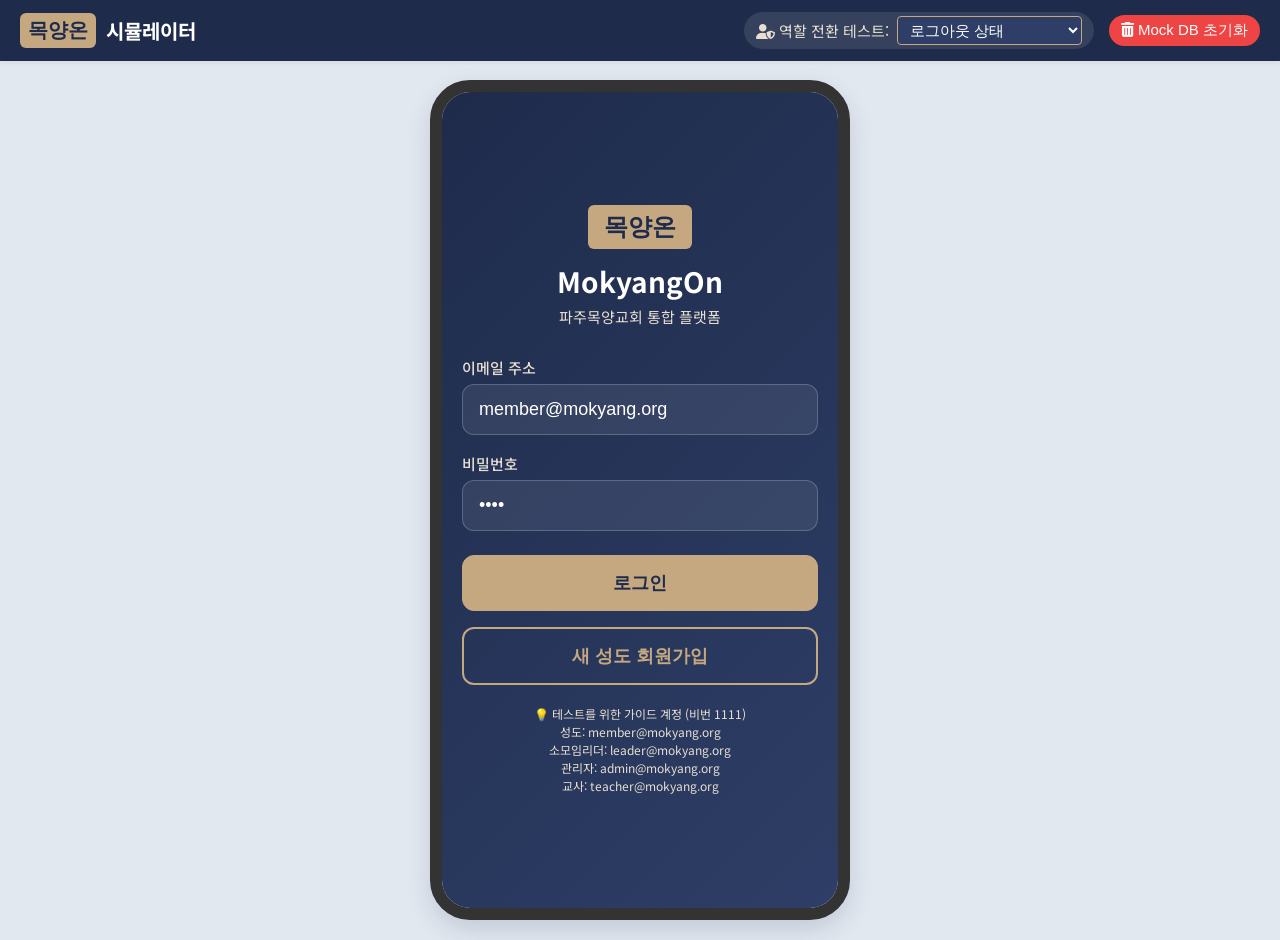
<file: mokyangon/index.html>
<!DOCTYPE html>
<html lang="ko">
<head>
  <meta charset="UTF-8">
  <meta name="viewport" content="width=device-width, initial-scale=1.0">
  <title>목양온 - 파주목양교회 통합 교회 플랫폼</title>
  
  <!-- Font Awesome Icons -->
  <link rel="stylesheet" href="https://cdnjs.cloudflare.com/ajax/libs/font-awesome/6.4.0/css/all.min.css">
  
  <!-- Stylesheets -->
  <link rel="stylesheet" href="css/styles.css?v=4.0">
  <link rel="stylesheet" href="css/mobile.css?v=4.0">
  <link rel="stylesheet" href="css/admin.css?v=4.0">
</head>
<body>

  <!-- 개발자 및 시뮬레이션용 상단 컨트롤바 -->
  <div class="simulator-header">
    <div class="simulator-title">
      <span class="simulator-logo">목양온</span>
      <span>시뮬레이터</span>
    </div>
    <div class="simulator-controls">
      <div class="role-switcher">
        <label for="simulator-role-select"><i class="fas fa-user-shield"></i> 역할 전환 테스트:</label>
        <select id="simulator-role-select" class="role-select">
          <option value="none">로그아웃 상태</option>
          <option value="pending">가입 대기자 (pending)</option>
          <option value="member">일반 성도 (member)</option>
          <option value="leader">소모임 리더 (leader)</option>
          <option value="teacher">양육 교사 (teacher)</option>
          <option value="admin">전체 관리자 (admin)</option>
        </select>
      </div>
      <button id="btn-reset-db" class="btn-reset-db"><i class="fas fa-trash-alt"></i> Mock DB 초기화</button>
    </div>
  </div>

  <!-- 메인 애플리케이션 프레임 컨테이너 -->
  <div class="app-container">
    
    <!-- 1. 모바일 앱 화면 (성도/리더/대기자용 모바일 우선 프레임) -->
    <div class="mobile-device-frame" id="mobile-device-frame">
      <div class="device-screen" id="mobile-device-screen">
        <!-- SPA에 의해 콘텐츠 동적 주입 -->
      </div>
    </div>

    <!-- 2. 데스크탑 웹 화면 (관리자 대시보드 전용 와이드 컨테이너) -->
    <div class="web-fullscreen-container" id="web-fullscreen-container">
      <!-- SPA에 의해 콘텐츠 동적 주입 -->
    </div>

  </div>

  <!-- 공통 모달 팝업 구조 (하단 슬라이드 시트 형태) -->
  <div class="modal-overlay" id="mobile-modal">
    <div class="modal-content">
      <div class="modal-header">
        <h3 class="modal-title" id="mobile-modal-title">상세 정보</h3>
        <button class="modal-close" id="mobile-modal-close">&times;</button>
      </div>
      <div class="modal-body" id="mobile-modal-body">
        <!-- 동적 주입 -->
      </div>
    </div>
  </div>

  <!-- 글로벌 토스트 메시지 -->
  <div class="toast-msg" id="toast">알림 메시지</div>

  <!-- Javascripts (의존성 순서대로 로드) -->
  <script src="js/db.js?v=4.0"></script>
  <script src="js/auth.js?v=4.0"></script>
  <script src="js/mobile.js?v=4.0"></script>
  <script src="js/admin.js?v=4.0"></script>
  <script src="js/app.js?v=4.0"></script>
</body>
</html>
</file>
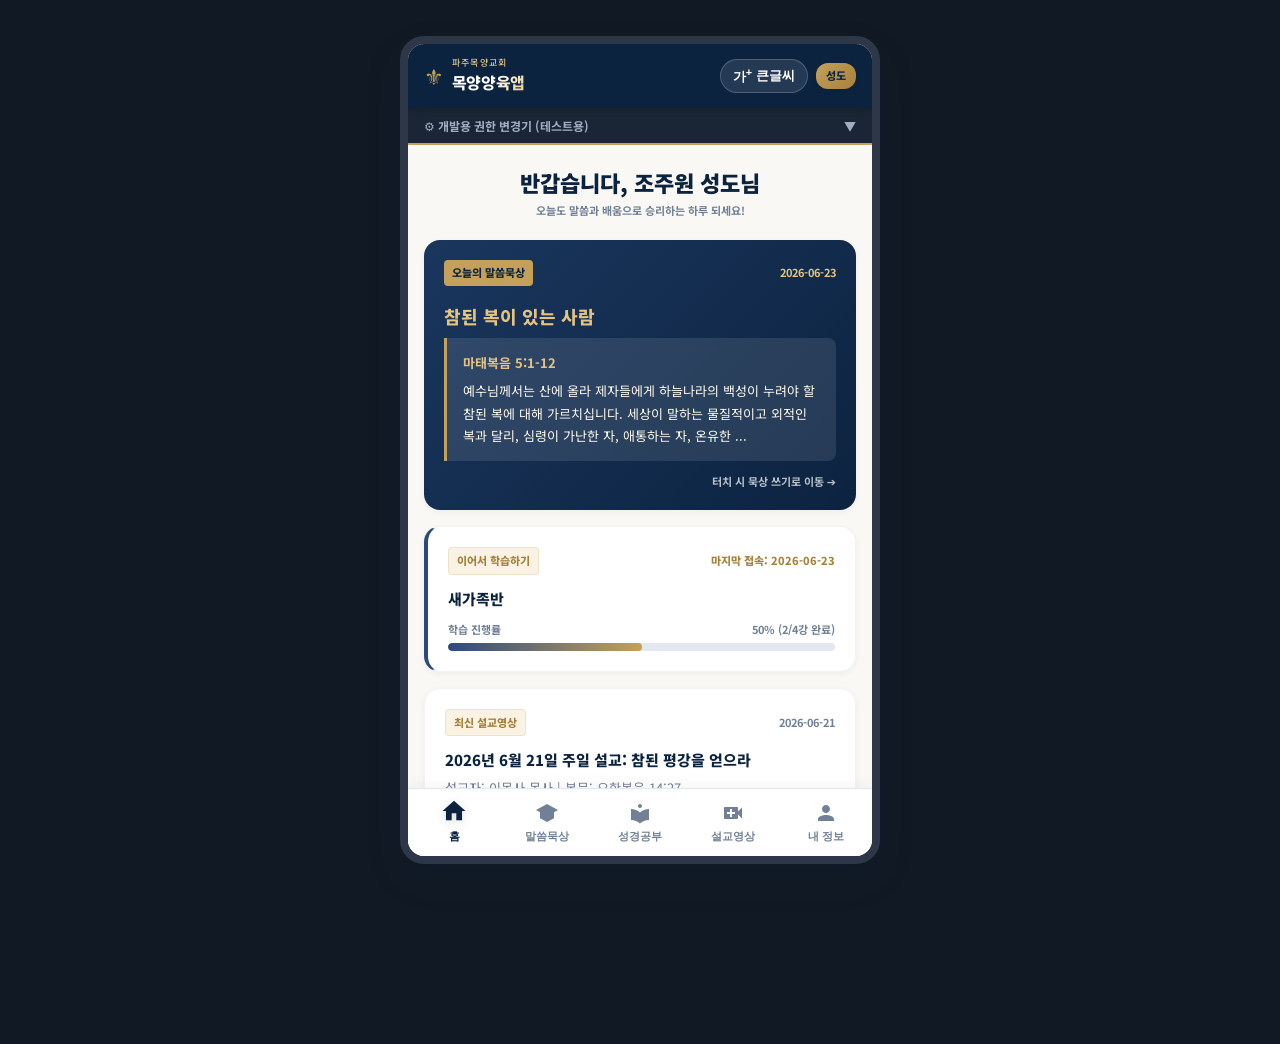
<file: scratch/mokyang-nurture/index.html>
<!DOCTYPE html>
<html lang="ko">
<head>
  <meta charset="UTF-8">
  <meta name="viewport" content="width=device-width, initial-scale=1.0, maximum-scale=1.0, user-scalable=no">
  <meta name="description" content="파주목양교회 성도들을 위한 온라인 교육 및 말씀 양육 플랫폼, 목양양육앱">
  <meta name="theme-color" content="#0C2340">
  <title>파주목양교회 - 목양양육앱</title>
  <!-- Google Fonts: Noto Sans KR (Korean), Playfair Display (Serif accent for church logo) -->
  <link rel="preconnect" href="https://fonts.googleapis.com">
  <link rel="preconnect" href="https://fonts.gstatic.com" crossorigin>
  <link href="https://fonts.googleapis.com/css2?family=Noto+Sans+KR:wght@300;400;500;700;800;900&family=Playfair+Display:ital,wght@0,600;1,600&display=swap" rel="stylesheet">
  <link rel="stylesheet" href="style.css">
</head>
<body>

  <!-- Main Mobile App Frame Container -->
  <div id="app-container">
    
    <!-- Top App Header -->
    <header class="app-header" id="app-header-main">
      <div class="logo-section">
        <div class="logo-icon">⚜️</div>
        <div class="logo-text-group">
          <span class="logo-subtext">파주목양교회</span>
          <span class="logo-text">목양양육앱</span>
        </div>
      </div>
      <div class="header-actions">
        <!-- Accessibility: Large Font Toggle for Elderly -->
        <button class="text-scale-btn" id="btn-text-scale" aria-label="글씨 크기 조정">
          <span>가<sup>+</sup></span> 큰글씨
        </button>
        <!-- Prototype Helpers: Current Role Badge -->
        <div class="role-badge" id="header-role-badge">성도</div>
      </div>
    </header>

    <!-- Prototype Role Quick Switcher Panel (Collapsible Developer Panel) -->
    <div id="dev-role-switcher">
      <div class="switcher-header" id="btn-toggle-switcher">
        <span>⚙️ 개발용 권한 변경기 (테스트용)</span>
        <span class="toggle-icon">▼</span>
      </div>
      <div class="switcher-body" id="switcher-options">
        <button class="role-btn" data-role="pending">1. 가입대기자</button>
        <button class="role-btn active" data-role="member">2. 일반성도</button>
        <button class="role-btn" data-role="leader">3. 리더/교사</button>
        <button class="role-btn" data-role="admin">4. 관리자</button>
      </div>
    </div>

    <!-- Scrollable Main View Area -->
    <main class="app-content" id="dynamic-content" aria-label="메인 콘텐츠 영역">
      <!-- Pages rendered dynamically here by app.js -->
    </main>

    <!-- Bottom Navigation Bar -->
    <nav class="app-nav" id="app-navigation-bottom" aria-label="하단 메뉴">
      <button class="nav-item active" data-page="home" id="nav-home" aria-label="홈 화면으로 이동">
        <svg viewBox="0 0 24 24" class="nav-icon">
          <path d="M10 20v-6h4v6h5v-8h3L12 3 2 12h3v8z"/>
        </svg>
        <span>홈</span>
      </button>
      <button class="nav-item" data-page="devotion" id="nav-devotion" aria-label="말씀묵상 화면으로 이동">
        <svg viewBox="0 0 24 24" class="nav-icon">
          <path d="M12 3L1 9l4 2.18v6L12 21l7-3.82v-6l4-2.18L12 3zm6.8 8.18l-6.8 3.71-6.8-3.71V16l6.8 3.71 6.8-3.71v-4.82z"/>
        </svg>
        <span>말씀묵상</span>
      </button>
      <button class="nav-item" data-page="biblestudy" id="nav-biblestudy" aria-label="성경공부 화면으로 이동">
        <svg viewBox="0 0 24 24" class="nav-icon">
          <path d="M12 11.55C9.64 9.35 6.48 8 3 8v11c3.48 0 6.64 1.35 9 3.55 2.36-2.2 5.52-3.55 9-3.55V8c-3.48 0-6.64 1.35-9 3.55zM12 3c-1.1 0-2 .9-2 2s.9 2 2 2 2-.9 2-2-.9-2-2-2z"/>
        </svg>
        <span>성경공부</span>
      </button>
      <button class="nav-item" data-page="sermon" id="nav-sermon" aria-label="설교영상 화면으로 이동">
        <svg viewBox="0 0 24 24" class="nav-icon">
          <path d="M17 10.5V7c0-.55-.45-1-1-1H4c-.55 0-1 .45-1 1v10c0 .55.45 1 1 1h12c.55 0 1-.45 1-1v-3.5l4 4v-11l-4 4zM14 13h-3v3H9v-3H6v-2h3V8h2v3h3v2z"/>
        </svg>
        <span>설교영상</span>
      </button>
      <button class="nav-item" data-page="profile" id="nav-profile" aria-label="내 정보 화면으로 이동">
        <svg viewBox="0 0 24 24" class="nav-icon">
          <path d="M12 12c2.21 0 4-1.79 4-4s-1.79-4-4-4-4 1.79-4 4 1.79 4 4 4zm0 2c-2.67 0-8 1.34-8 4v2h16v-2c0-2.66-5.33-4-8-4z"/>
        </svg>
        <span>내 정보</span>
      </button>
    </nav>
    
  </div>

  <!-- Interactive Dialog / Modal Overlay (Global) -->
  <div class="modal-overlay" id="general-modal" role="dialog" aria-modal="true" aria-labelledby="modal-title">
    <div class="modal-content">
      <div class="modal-header">
        <h3 id="modal-title">제목</h3>
        <button class="modal-close-btn" id="btn-close-modal" aria-label="닫기">✕</button>
      </div>
      <div class="modal-body" id="modal-body">
        <!-- Content will be injected dynamically -->
      </div>
      <div class="modal-footer" id="modal-footer">
        <button class="btn btn-outline" id="modal-cancel-btn">취소</button>
        <button class="btn btn-accent" id="modal-confirm-btn">확인</button>
      </div>
    </div>
  </div>

  <!-- Toast Notification Toaster -->
  <div id="toast-container" aria-live="polite"></div>

  <!-- Core Logic JavaScript -->
  <script src="app.js"></script>
</body>
</html>
</file>
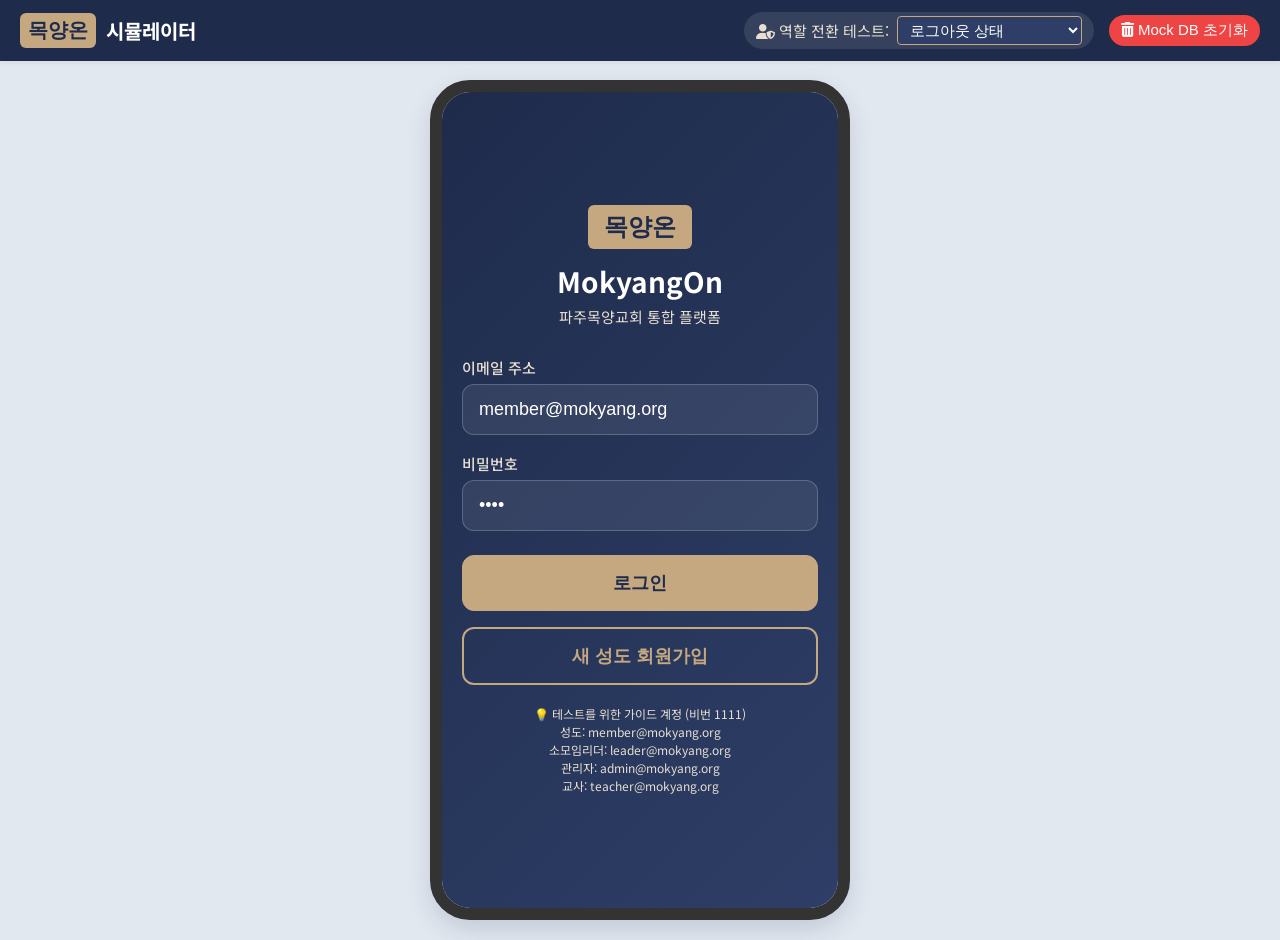
<file: scratch/mokyangon/index.html>
<!DOCTYPE html>
<html lang="ko">
<head>
  <meta charset="UTF-8">
  <meta name="viewport" content="width=device-width, initial-scale=1.0">
  <title>목양온 - 파주목양교회 통합 교회 플랫폼</title>
  
  <!-- Font Awesome Icons -->
  <link rel="stylesheet" href="https://cdnjs.cloudflare.com/ajax/libs/font-awesome/6.4.0/css/all.min.css">
  
  <!-- Stylesheets -->
  <link rel="stylesheet" href="css/styles.css">
  <link rel="stylesheet" href="css/mobile.css">
  <link rel="stylesheet" href="css/admin.css">
</head>
<body>

  <!-- 개발자 및 시뮬레이션용 상단 컨트롤바 -->
  <div class="simulator-header">
    <div class="simulator-title">
      <span class="simulator-logo">목양온</span>
      <span>시뮬레이터</span>
    </div>
    <div class="simulator-controls">
      <div class="role-switcher">
        <label for="simulator-role-select"><i class="fas fa-user-shield"></i> 역할 전환 테스트:</label>
        <select id="simulator-role-select" class="role-select">
          <option value="none">로그아웃 상태</option>
          <option value="pending">가입 대기자 (pending)</option>
          <option value="member">일반 성도 (member)</option>
          <option value="leader">소모임 리더 (leader)</option>
          <option value="teacher">양육 교사 (teacher)</option>
          <option value="admin">전체 관리자 (admin)</option>
        </select>
      </div>
      <button id="btn-reset-db" class="btn-reset-db"><i class="fas fa-trash-alt"></i> Mock DB 초기화</button>
    </div>
  </div>

  <!-- 메인 애플리케이션 프레임 컨테이너 -->
  <div class="app-container">
    
    <!-- 1. 모바일 앱 화면 (성도/리더/대기자용 모바일 우선 프레임) -->
    <div class="mobile-device-frame" id="mobile-device-frame">
      <div class="device-screen" id="mobile-device-screen">
        <!-- SPA에 의해 콘텐츠 동적 주입 -->
      </div>
    </div>

    <!-- 2. 데스크탑 웹 화면 (관리자 대시보드 전용 와이드 컨테이너) -->
    <div class="web-fullscreen-container" id="web-fullscreen-container">
      <!-- SPA에 의해 콘텐츠 동적 주입 -->
    </div>

  </div>

  <!-- 공통 모달 팝업 구조 (하단 슬라이드 시트 형태) -->
  <div class="modal-overlay" id="mobile-modal">
    <div class="modal-content">
      <div class="modal-header">
        <h3 class="modal-title" id="mobile-modal-title">상세 정보</h3>
        <button class="modal-close" id="mobile-modal-close">&times;</button>
      </div>
      <div class="modal-body" id="mobile-modal-body">
        <!-- 동적 주입 -->
      </div>
    </div>
  </div>

  <!-- 글로벌 토스트 메시지 -->
  <div class="toast-msg" id="toast">알림 메시지</div>

  <!-- Javascripts (의존성 순서대로 로드) -->
  <script src="js/db.js"></script>
  <script src="js/auth.js"></script>
  <script src="js/mobile.js"></script>
  <script src="js/admin.js"></script>
  <script src="js/app.js"></script>
</body>
</html>
</file>
<file: mokyangon/css/styles.css>
@import url('https://fonts.googleapis.com/css2?family=Noto+Sans+KR:wght@300;400;500;700&family=Outfit:wght@400;500;600;700&display=swap');

:root {
  --color-navy: #1E2B4B;
  --color-navy-light: #2E3E66;
  --color-navy-bg: #F4F7FA;
  --color-gold: #C5A880;
  --color-gold-dark: #B0926A;
  --color-gold-light: #E8DFD1;
  --color-white: #FFFFFF;
  --color-gray-100: #F3F4F6;
  --color-gray-200: #E5E7EB;
  --color-gray-300: #D1D5DB;
  --color-gray-600: #4B5563;
  --color-gray-800: #1F2937;
  --color-danger: #EF4444;
  --color-success: #10B981;
  
  --font-main: 'Noto Sans KR', sans-serif;
  --font-accent: 'Outfit', sans-serif;
  
  /* 50대 성도용 큰 글씨 시스템 */
  --font-size-xs: 13px;
  --font-size-sm: 15px;
  --font-size-base: 18px; /* 기본 본문 18px로 크게 설정 */
  --font-size-md: 20px;
  --font-size-lg: 24px;
  --font-size-xl: 28px;
  
  --border-radius: 12px;
  --transition-normal: all 0.25s ease-in-out;
  --shadow-sm: 0 2px 4px rgba(0, 0, 0, 0.05);
  --shadow-md: 0 4px 10px rgba(30, 43, 75, 0.08);
  --shadow-lg: 0 10px 25px rgba(30, 43, 75, 0.15);
}

* {
  box-sizing: border-box;
  margin: 0;
  padding: 0;
}

body {
  font-family: var(--font-main);
  font-size: var(--font-size-base);
  color: var(--color-gray-800);
  background-color: #E2E8F0;
  min-height: 100vh;
  display: flex;
  flex-direction: column;
  align-items: center;
  justify-content: center;
  overflow-x: hidden;
}

/* 시뮬레이션용 상단 컨트롤바 */
.simulator-header {
  width: 100%;
  background: var(--color-navy);
  color: var(--color-white);
  padding: 12px 20px;
  display: flex;
  justify-content: space-between;
  align-items: center;
  box-shadow: var(--shadow-sm);
  z-index: 1000;
  position: fixed;
  top: 0;
  left: 0;
}

.simulator-title {
  display: flex;
  align-items: center;
  gap: 10px;
  font-size: var(--font-size-md);
  font-weight: 700;
}

.simulator-logo {
  background: var(--color-gold);
  color: var(--color-navy);
  padding: 4px 8px;
  border-radius: 6px;
  font-family: var(--font-accent);
  font-weight: 800;
}

.simulator-controls {
  display: flex;
  align-items: center;
  gap: 15px;
}

.role-switcher {
  display: flex;
  align-items: center;
  gap: 8px;
  background: rgba(255, 255, 255, 0.1);
  padding: 4px 12px;
  border-radius: 20px;
}

.role-switcher label {
  font-size: var(--font-size-sm);
  color: var(--color-gold-light);
}

.role-select {
  background: var(--color-navy-light);
  color: var(--color-white);
  border: 1px solid var(--color-gold);
  border-radius: 4px;
  padding: 4px 8px;
  font-size: var(--font-size-sm);
  outline: none;
  cursor: pointer;
}

.btn-reset-db {
  background: var(--color-danger);
  color: white;
  border: none;
  padding: 6px 12px;
  border-radius: 20px;
  font-size: var(--font-size-sm);
  cursor: pointer;
  font-weight: 500;
}

/* 메인 프레임 컨테이너 */
.app-container {
  margin-top: 60px;
  width: 100%;
  display: flex;
  justify-content: center;
  align-items: center;
  padding: 20px;
  flex-grow: 1;
}

/* 모바일 디바이스 프레임 */
.mobile-device-frame {
  width: 420px;
  height: 840px;
  background: #000;
  border: 12px solid #333;
  border-radius: 40px;
  box-shadow: var(--shadow-lg);
  overflow: hidden;
  position: relative;
  display: flex;
  flex-direction: column;
}

/* 디바이스 내부 스크린 */
.device-screen {
  width: 100%;
  height: 100%;
  background: var(--color-white);
  overflow: hidden;
  display: flex;
  flex-direction: column;
  position: relative;
}

/* 풀 스크린 웹 (관리자 대시보드 및 가입 승인 대기 화면용) */
.web-fullscreen-container {
  width: 100%;
  max-width: 1200px;
  min-height: 780px;
  background: var(--color-white);
  border-radius: var(--border-radius);
  box-shadow: var(--shadow-lg);
  display: none; /* JS에서 block/flex로 활성화 */
  overflow: hidden;
  margin-top: 20px;
}

/* 폼 디자인 */
.auth-page {
  padding: 30px 20px;
  display: flex;
  flex-direction: column;
  height: 100%;
  justify-content: center;
  overflow-y: auto;
  background: linear-gradient(135deg, var(--color-navy) 0%, var(--color-navy-light) 100%);
  color: var(--color-white);
}

.auth-header {
  text-align: center;
  margin-bottom: 30px;
}

.auth-header h1 {
  font-size: var(--font-size-xl);
  font-weight: 700;
  color: var(--color-white);
  margin-bottom: 5px;
}

.auth-header p {
  color: var(--color-gold-light);
  font-size: var(--font-size-sm);
}

.form-group {
  margin-bottom: 18px;
}

.form-label {
  display: block;
  margin-bottom: 6px;
  font-size: var(--font-size-sm);
  color: var(--color-gold-light);
  font-weight: 500;
}

.input-field {
  width: 100%;
  padding: 14px 16px;
  border-radius: var(--border-radius);
  border: 1px solid rgba(255, 255, 255, 0.2);
  background: rgba(255, 255, 255, 0.08);
  color: var(--color-white);
  font-size: var(--font-size-base);
  outline: none;
  transition: var(--transition-normal);
}

.input-field:focus {
  border-color: var(--color-gold);
  background: rgba(255, 255, 255, 0.15);
}

.input-field::placeholder {
  color: rgba(255, 255, 255, 0.4);
  font-size: var(--font-size-sm);
}

/* 버튼 스타일 */
.btn {
  display: inline-flex;
  justify-content: center;
  align-items: center;
  width: 100%;
  padding: 15px 20px;
  border-radius: var(--border-radius);
  font-size: var(--font-size-base);
  font-weight: 700;
  cursor: pointer;
  transition: var(--transition-normal);
  border: none;
  outline: none;
  text-align: center;
  text-decoration: none;
  min-height: 48px; /* 터치 표준 규격 */
}

.btn-primary {
  background: var(--color-navy);
  color: var(--color-white);
  border: 1px solid var(--color-navy);
}

.btn-primary:hover {
  background: var(--color-navy-light);
}

.btn-gold {
  background: var(--color-gold);
  color: var(--color-navy);
  border: 1px solid var(--color-gold);
}

.btn-gold:hover {
  background: var(--color-gold-dark);
  color: var(--color-white);
}

.btn-secondary {
  background: var(--color-gray-200);
  color: var(--color-gray-800);
}

.btn-secondary:hover {
  background: var(--color-gray-300);
}

.btn-outline-gold {
  background: transparent;
  color: var(--color-gold);
  border: 2px solid var(--color-gold);
}

.btn-outline-gold:hover {
  background: var(--color-gold);
  color: var(--color-navy);
}

/* 가입 대기 화면 */
.pending-container {
  display: flex;
  flex-direction: column;
  align-items: center;
  justify-content: center;
  text-align: center;
  padding: 40px;
  background: var(--color-white);
  color: var(--color-gray-800);
  height: 100%;
  width: 100%;
}

.pending-icon {
  width: 100px;
  height: 100px;
  background: var(--color-navy-bg);
  border-radius: 50%;
  display: flex;
  align-items: center;
  justify-content: center;
  color: var(--color-gold);
  font-size: 48px;
  margin-bottom: 24px;
  border: 3px solid var(--color-gold);
  animation: pulse 2s infinite;
}

.pending-title {
  font-size: var(--font-size-lg);
  font-weight: 700;
  color: var(--color-navy);
  margin-bottom: 12px;
}

.pending-desc {
  font-size: var(--font-size-base);
  color: var(--color-gray-600);
  line-height: 1.6;
  margin-bottom: 30px;
}

.pending-footer {
  width: 100%;
  border-top: 1px solid var(--color-gray-200);
  padding-top: 20px;
  font-size: var(--font-size-sm);
  color: var(--color-gray-600);
}

/* 애니메이션 */
@keyframes pulse {
  0% { transform: scale(1); box-shadow: 0 0 0 0 rgba(197, 168, 128, 0.4); }
  70% { transform: scale(1.05); box-shadow: 0 0 0 15px rgba(197, 168, 128, 0); }
  100% { transform: scale(1); box-shadow: 0 0 0 0 rgba(197, 168, 128, 0); }
}

/* 모달 팝업 */
.modal-overlay {
  position: absolute;
  top: 0;
  left: 0;
  width: 100%;
  height: 100%;
  background: rgba(0, 0, 0, 0.5);
  display: none;
  justify-content: center;
  align-items: flex-end; /* 모바일 하단 슬라이드 시트 형태 */
  z-index: 2000;
}

.modal-content {
  background: var(--color-white);
  width: 100%;
  max-height: 80%;
  border-top-left-radius: 24px;
  border-top-right-radius: 24px;
  padding: 24px;
  overflow-y: auto;
  animation: slideUp 0.3s ease-out;
}

@keyframes slideUp {
  from { transform: translateY(100%); }
  to { transform: translateY(0); }
}

.modal-header {
  display: flex;
  justify-content: space-between;
  align-items: center;
  margin-bottom: 20px;
  border-bottom: 1px solid var(--color-gray-200);
  padding-bottom: 12px;
}

.modal-title {
  font-size: var(--font-size-md);
  font-weight: 700;
  color: var(--color-navy);
}

.modal-close {
  background: none;
  border: none;
  font-size: 24px;
  cursor: pointer;
  color: var(--color-gray-600);
}

.form-group-row {
  display: grid;
  grid-template-columns: 1fr 1fr;
  gap: 10px;
}

/* 토스트 알림 */
.toast-msg {
  position: absolute;
  bottom: 90px;
  left: 50%;
  transform: translateX(-50%);
  background: rgba(30, 43, 75, 0.9);
  color: white;
  padding: 10px 20px;
  border-radius: 20px;
  font-size: var(--font-size-sm);
  z-index: 3000;
  pointer-events: none;
  display: none;
  box-shadow: var(--shadow-md);
  width: 80%;
  text-align: center;
  animation: fadeIn 0.2s, fadeOut 0.2s 1.8s;
}

@keyframes fadeIn { from { opacity: 0; } to { opacity: 1; } }
@keyframes fadeOut { from { opacity: 1; } to { opacity: 0; } }

/* 모바일 웹 대응 미디어 쿼리 - 768px 이하 모바일 전면 반응형 UI 및 모바일 접속 최적화 */
@media (max-width: 768px) {
  .simulator-header {
    display: flex !important;
    padding: 8px 10px;
    height: 50px;
    align-items: center;
  }

  .simulator-title {
    font-size: 14px;
    font-weight: 700;
  }

  .simulator-title span:last-child {
    display: none; /* 모바일에서 '시뮬레이터' 텍스트 숨김 */
  }

  .simulator-controls {
    gap: 8px;
  }

  .role-switcher {
    padding: 2px 8px;
  }

  .role-switcher label {
    display: none; /* '역할 전환 테스트:' 라벨 숨김 */
  }

  .role-select {
    padding: 2px 4px;
    font-size: 12px;
    max-width: 130px;
    height: 28px;
  }

  .btn-reset-db {
    padding: 4px 8px;
    font-size: 12px;
    border-radius: 14px;
    min-height: auto;
  }

  .app-container {
    margin-top: 50px !important;
    padding: 0 !important;
    height: calc(100vh - 50px);
    width: 100%;
  }

  .mobile-device-frame {
    width: 100% !important;
    height: 100% !important;
    border: none !important;
    border-radius: 0 !important;
    box-shadow: none !important;
  }

  .device-screen {
    border-radius: 0 !important;
  }

  /* Toast position adjust for real mobile */
  .toast-msg {
    bottom: 80px;
  }
}
</file>
<file: mokyangon/css/mobile.css>
/* 모바일 기기 내부 공통 레이아웃 */
.mobile-layout {
  display: flex;
  flex-direction: column;
  height: 100%;
  background: var(--color-navy-bg);
  position: relative;
}

/* 모바일 상단 헤더 */
.mobile-header {
  height: 56px;
  background: var(--color-navy);
  color: var(--color-white);
  display: flex;
  justify-content: space-between;
  align-items: center;
  padding: 0 16px;
  box-shadow: var(--shadow-sm);
  z-index: 10;
  flex-shrink: 0;
}

.mobile-header-title {
  font-size: var(--font-size-md);
  font-weight: 700;
  display: flex;
  align-items: center;
  gap: 8px;
}

.mobile-header-title span {
  color: var(--color-gold);
}

.mobile-header-actions {
  display: flex;
  align-items: center;
  gap: 12px;
}

.icon-btn {
  background: none;
  border: none;
  color: var(--color-white);
  font-size: 20px;
  cursor: pointer;
  padding: 4px;
  position: relative;
}

.badge-dot {
  position: absolute;
  top: 2px;
  right: 2px;
  width: 8px;
  height: 8px;
  background: var(--color-danger);
  border-radius: 50%;
}

/* 모바일 스크롤 콘텐츠 영역 */
.mobile-content {
  flex-grow: 1;
  overflow-y: auto;
  padding: 16px;
  padding-bottom: 80px; /* 네비게이션 탭바 공간 확보 */
}

/* 모바일 하단 네비게이션 탭바 */
.mobile-nav {
  height: 68px;
  background: var(--color-white);
  border-top: 1px solid var(--color-gray-200);
  display: flex;
  justify-content: space-around;
  align-items: center;
  position: absolute;
  bottom: 0;
  left: 0;
  width: 100%;
  z-index: 10;
  box-shadow: 0 -2px 10px rgba(0, 0, 0, 0.04);
}

.nav-item {
  display: flex;
  flex-direction: column;
  align-items: center;
  justify-content: center;
  color: var(--color-gray-600);
  border: none;
  background: none;
  cursor: pointer;
  padding: 6px 0;
  width: 20%;
  transition: var(--transition-normal);
}

.nav-item i {
  font-size: 20px;
  margin-bottom: 4px;
}

.nav-item span {
  font-size: var(--font-size-xs);
  font-weight: 500;
}

.nav-item.active {
  color: var(--color-navy);
}

.nav-item.active i {
  color: var(--color-gold);
}

.nav-item.active span {
  font-weight: 700;
}

/* --- 공통 모바일 카드 스타일 --- */
.m-card {
  background: var(--color-white);
  border-radius: var(--border-radius);
  padding: 20px;
  margin-bottom: 16px;
  box-shadow: var(--shadow-sm);
  border: 1px solid var(--color-gray-200);
  transition: var(--transition-normal);
}

.m-card:active {
  transform: scale(0.98);
}

.m-card-title {
  font-size: var(--font-size-md);
  font-weight: 700;
  color: var(--color-navy);
  margin-bottom: 12px;
  display: flex;
  align-items: center;
  justify-content: space-between;
}

.m-card-subtitle {
  font-size: var(--font-size-sm);
  color: var(--color-gray-600);
  margin-bottom: 8px;
}

/* --- 홈 화면 상세 컴포넌트 --- */
.today-verse-card {
  background: linear-gradient(135deg, var(--color-navy) 0%, var(--color-navy-light) 100%);
  color: var(--color-white);
  border: 1px solid var(--color-navy);
}

.today-verse-title {
  color: var(--color-gold);
  font-size: var(--font-size-sm);
  font-weight: 700;
  margin-bottom: 8px;
  font-family: var(--font-accent);
}

.today-verse-text {
  font-size: 19px;
  font-weight: 500;
  line-height: 1.6;
  margin-bottom: 12px;
  word-break: keep-all;
}

.today-verse-ref {
  text-align: right;
  font-size: var(--font-size-sm);
  color: var(--color-gold-light);
}

.progress-bar-container {
  width: 100%;
  height: 8px;
  background: var(--color-gray-200);
  border-radius: 4px;
  overflow: hidden;
  margin-top: 8px;
}

.progress-bar-fill {
  height: 100%;
  background: var(--color-navy);
  border-radius: 4px;
  transition: width 0.3s ease-out;
}

.progress-bar-fill.gold {
  background: var(--color-gold);
}

/* 신앙 성장 현황 배지 */
.growth-badge-container {
  display: grid;
  grid-template-columns: 1fr 1fr 1fr;
  gap: 10px;
  margin-top: 10px;
}

.growth-badge {
  background: var(--color-navy-bg);
  padding: 10px;
  border-radius: 8px;
  text-align: center;
}

.growth-badge-value {
  font-size: var(--font-size-md);
  font-weight: 700;
  color: var(--color-navy);
}

.growth-badge-label {
  font-size: var(--font-size-xs);
  color: var(--color-gray-600);
}

/* --- 소모임 목록 화면 --- */
.category-tabs {
  display: flex;
  gap: 8px;
  overflow-x: auto;
  padding-bottom: 8px;
  margin-bottom: 16px;
  scrollbar-width: none; /* Firefox */
}

.category-tabs::-webkit-scrollbar {
  display: none; /* Chrome/Safari */
}

.cat-tab {
  white-space: nowrap;
  padding: 8px 16px;
  background: var(--color-white);
  border: 1px solid var(--color-gray-200);
  border-radius: 20px;
  font-size: var(--font-size-sm);
  font-weight: 500;
  cursor: pointer;
  color: var(--color-gray-600);
}

.cat-tab.active {
  background: var(--color-navy);
  color: var(--color-white);
  border-color: var(--color-navy);
}

/* 소모임 카드 요소 */
.group-info-grid {
  display: grid;
  grid-template-columns: auto 1fr;
  column-gap: 12px;
  row-gap: 6px;
  font-size: var(--font-size-sm);
  margin-bottom: 15px;
}

.group-info-label {
  color: var(--color-gray-600);
  font-weight: 500;
}

.group-info-value {
  color: var(--color-gray-800);
}

.group-tag {
  background: var(--color-gold-light);
  color: var(--color-navy);
  padding: 2px 8px;
  border-radius: 4px;
  font-size: var(--font-size-xs);
  font-weight: 700;
}

.group-capacity {
  font-size: var(--font-size-sm);
  font-weight: 700;
  color: var(--color-navy);
}

/* 소모임 상세 하단 탭 */
.detail-tab-header {
  display: flex;
  border-bottom: 1px solid var(--color-gray-200);
  margin-bottom: 16px;
}

.detail-tab-btn {
  flex-grow: 1;
  text-align: center;
  padding: 10px 0;
  border: none;
  background: none;
  font-size: var(--font-size-sm);
  font-weight: 500;
  color: var(--color-gray-600);
  cursor: pointer;
  border-bottom: 2px solid transparent;
}

.detail-tab-btn.active {
  color: var(--color-navy);
  font-weight: 700;
  border-bottom-color: var(--color-navy);
}

.detail-tab-content {
  display: none;
}

.detail-tab-content.active {
  display: block;
}

/* 후기 및 피드 리스트 */
.feed-item {
  border-bottom: 1px solid var(--color-gray-200);
  padding: 12px 0;
}

.feed-item:last-child {
  border-bottom: none;
}

.feed-meta {
  display: flex;
  justify-content: space-between;
  font-size: var(--font-size-xs);
  color: var(--color-gray-600);
  margin-bottom: 6px;
}

.feed-content {
  font-size: var(--font-size-sm);
  line-height: 1.5;
}

/* --- 양육 과정 상세 --- */
.lesson-list-item {
  border: 1px solid var(--color-gray-200);
  border-radius: 8px;
  margin-bottom: 10px;
  overflow: hidden;
}

.lesson-list-header {
  padding: 14px;
  background: var(--color-white);
  cursor: pointer;
  display: flex;
  justify-content: space-between;
  align-items: center;
}

.lesson-list-title {
  font-size: var(--font-size-base);
  font-weight: 700;
  color: var(--color-gray-800);
}

.lesson-status-badge {
  font-size: var(--font-size-xs);
  padding: 2px 8px;
  border-radius: 10px;
}

.lesson-status-badge.completed {
  background: var(--color-success);
  color: var(--color-white);
}

.lesson-status-badge.pending {
  background: var(--color-gray-200);
  color: var(--color-gray-600);
}

.lesson-body {
  display: none;
  padding: 16px;
  background: var(--color-gray-100);
  border-top: 1px solid var(--color-gray-200);
}

.video-container {
  position: relative;
  padding-bottom: 56.25%; /* 16:9 ratio */
  height: 0;
  overflow: hidden;
  border-radius: 8px;
  margin-bottom: 12px;
  background: #000;
}

.video-container iframe {
  position: absolute;
  top: 0;
  left: 0;
  width: 100%;
  height: 100%;
  border: none;
}

.lesson-text-block {
  background: var(--color-white);
  padding: 12px;
  border-radius: 6px;
  margin-bottom: 12px;
  font-size: var(--font-size-sm);
  border: 1px solid var(--color-gray-200);
}

.lesson-text-block h4 {
  font-size: var(--font-size-sm);
  color: var(--color-navy);
  margin-bottom: 6px;
  border-left: 3px solid var(--color-gold);
  padding-left: 6px;
}

.lesson-text-block p {
  white-space: pre-line;
  line-height: 1.5;
}

/* 캘린더 컴포넌트 */
.calendar-widget {
  margin-top: 10px;
}

.calendar-header {
  display: flex;
  justify-content: space-between;
  align-items: center;
  margin-bottom: 12px;
}

.calendar-grid {
  display: grid;
  grid-template-columns: repeat(7, 1fr);
  gap: 6px;
  text-align: center;
}

.calendar-day-label {
  font-size: var(--font-size-xs);
  font-weight: 700;
  color: var(--color-gray-600);
  padding-bottom: 6px;
}

.calendar-day {
  background: var(--color-white);
  border-radius: 6px;
  aspect-ratio: 1;
  display: flex;
  flex-direction: column;
  justify-content: center;
  align-items: center;
  font-size: var(--font-size-sm);
  cursor: pointer;
  border: 1px solid var(--color-gray-200);
  position: relative;
}

.calendar-day.active-day {
  background: var(--color-gold-light);
  font-weight: 700;
  border-color: var(--color-gold);
}

.calendar-day.today {
  border: 2px solid var(--color-navy);
}

.day-event-dot {
  width: 6px;
  height: 6px;
  background: var(--color-danger);
  border-radius: 50%;
  position: absolute;
  bottom: 4px;
}

.event-list {
  margin-top: 16px;
}

.event-item {
  display: flex;
  gap: 12px;
  align-items: center;
  padding: 10px 0;
  border-bottom: 1px solid var(--color-gray-200);
}

.event-time {
  font-size: var(--font-size-sm);
  font-weight: 700;
  color: var(--color-gold-dark);
  white-space: nowrap;
}

.event-info {
  flex-grow: 1;
}

.event-title {
  font-size: var(--font-size-sm);
  font-weight: 700;
}

.event-desc {
  font-size: var(--font-size-xs);
  color: var(--color-gray-600);
}

.event-type {
  font-size: 11px;
  padding: 2px 6px;
  border-radius: 4px;
  font-weight: 700;
}

.event-type.worship { background: #E0E7FF; color: #4338CA; }
.event-type.group { background: #ECFDF5; color: #047857; }
.event-type.education { background: #FEF3C7; color: #D97706; }
.event-type.prayer { background: #FCE7F3; color: #BE185D; }
.event-type.festival { background: #F3E8FF; color: #7E22CE; }

/* 묵상 작성하기 폼 */
.devotion-form textarea {
  width: 100%;
  height: 100px;
  padding: 10px;
  border-radius: 8px;
  border: 1px solid var(--color-gray-300);
  font-size: var(--font-size-sm);
  outline: none;
  resize: none;
  font-family: var(--font-main);
  margin-top: 6px;
}

.devotion-form textarea:focus {
  border-color: var(--color-navy);
}

.visibility-options {
  display: flex;
  gap: 10px;
  margin-top: 10px;
  margin-bottom: 20px;
}

.vis-btn {
  flex-grow: 1;
  padding: 8px 12px;
  background: var(--color-white);
  border: 1px solid var(--color-gray-200);
  border-radius: 8px;
  font-size: var(--font-size-xs);
  cursor: pointer;
  text-align: center;
  transition: var(--transition-normal);
}

.vis-btn.active {
  background: var(--color-navy-light);
  color: var(--color-white);
  border-color: var(--color-navy-light);
}

/* 알림 센터 모달 내부 */
.notification-item {
  padding: 12px 0;
  border-bottom: 1px solid var(--color-gray-200);
  display: flex;
  gap: 10px;
  align-items: flex-start;
}

.notification-item.unread {
  background: rgba(197, 168, 128, 0.05);
}

.notification-icon {
  font-size: 20px;
  color: var(--color-gold);
  margin-top: 2px;
}

.notification-text {
  flex-grow: 1;
}

.notification-title {
  font-size: var(--font-size-sm);
  font-weight: 700;
}

.notification-desc {
  font-size: var(--font-size-xs);
  color: var(--color-gray-600);
  margin-top: 2px;
}

.notification-time {
  font-size: 10px;
  color: var(--color-gray-600);
}
</file>
<file: mokyangon/css/admin.css>
/* 관리자 전체 레이아웃 (웹 풀스크린 전용) */
.admin-layout {
  display: flex;
  width: 100%;
  height: 100%;
  background: var(--color-navy-bg);
  min-height: 780px;
}

/* 관리자 사이드바 */
.admin-sidebar {
  width: 240px;
  background: var(--color-navy);
  color: var(--color-white);
  display: flex;
  flex-direction: column;
  flex-shrink: 0;
  box-shadow: 2px 0 10px rgba(0, 0, 0, 0.05);
}

.admin-sidebar-logo {
  padding: 24px;
  font-size: var(--font-size-md);
  font-weight: 700;
  border-bottom: 1px solid rgba(255, 255, 255, 0.08);
  display: flex;
  align-items: center;
  gap: 8px;
}

.admin-sidebar-logo span {
  color: var(--color-gold);
}

.admin-menu {
  list-style: none;
  padding: 16px 0;
  flex-grow: 1;
}

.admin-menu-item {
  width: 100%;
}

.admin-menu-btn {
  width: 100%;
  padding: 14px 24px;
  background: none;
  border: none;
  color: var(--color-gray-300);
  font-size: var(--font-size-sm);
  font-weight: 500;
  text-align: left;
  cursor: pointer;
  display: flex;
  align-items: center;
  gap: 12px;
  transition: var(--transition-normal);
}

.admin-menu-btn:hover {
  background: rgba(255, 255, 255, 0.05);
  color: var(--color-white);
}

.admin-menu-btn.active {
  background: var(--color-navy-light);
  color: var(--color-gold);
  font-weight: 700;
  border-left: 4px solid var(--color-gold);
}

.admin-sidebar-footer {
  padding: 16px 24px;
  border-top: 1px solid rgba(255, 255, 255, 0.08);
}

/* 관리자 메인 영역 */
.admin-main {
  flex-grow: 1;
  display: flex;
  flex-direction: column;
  overflow: hidden;
  height: 100%;
}

/* 관리자 탑 네비게이션 */
.admin-topbar {
  height: 64px;
  background: var(--color-white);
  border-bottom: 1px solid var(--color-gray-200);
  padding: 0 30px;
  display: flex;
  justify-content: space-between;
  align-items: center;
  flex-shrink: 0;
}

.admin-page-title {
  font-size: var(--font-size-md);
  font-weight: 700;
  color: var(--color-navy);
}

.admin-profile {
  display: flex;
  align-items: center;
  gap: 12px;
}

.admin-user-info {
  text-align: right;
}

.admin-user-name {
  font-size: var(--font-size-sm);
  font-weight: 700;
}

.admin-user-role {
  font-size: var(--font-size-xs);
  color: var(--color-gold-dark);
  font-weight: 500;
}

.admin-logout-btn {
  background: none;
  border: 1px solid var(--color-gray-300);
  padding: 6px 12px;
  border-radius: 6px;
  font-size: var(--font-size-xs);
  cursor: pointer;
  color: var(--color-gray-600);
  transition: var(--transition-normal);
}

.admin-logout-btn:hover {
  background: var(--color-gray-100);
  color: var(--color-danger);
}

/* 관리자 콘텐츠 스크롤 영역 */
.admin-content {
  flex-grow: 1;
  overflow-y: auto;
  padding: 30px;
}

/* 대시보드 통계 그리드 */
.kpi-grid {
  display: grid;
  grid-template-columns: repeat(4, 1fr);
  gap: 20px;
  margin-bottom: 30px;
}

.kpi-card {
  background: var(--color-white);
  border-radius: var(--border-radius);
  padding: 20px;
  border: 1px solid var(--color-gray-200);
  box-shadow: var(--shadow-sm);
  display: flex;
  align-items: center;
  justify-content: space-between;
}

.kpi-info h3 {
  font-size: var(--font-size-xs);
  color: var(--color-gray-600);
  margin-bottom: 8px;
  font-weight: 500;
}

.kpi-value {
  font-size: var(--font-size-lg);
  font-weight: 700;
  color: var(--color-navy);
  font-family: var(--font-accent);
}

.kpi-icon {
  width: 48px;
  height: 48px;
  border-radius: 50%;
  background: var(--color-navy-bg);
  display: flex;
  align-items: center;
  justify-content: center;
  color: var(--color-navy);
  font-size: 20px;
}

/* 관리자 테이블 스타일 */
.admin-table-container {
  background: var(--color-white);
  border-radius: var(--border-radius);
  border: 1px solid var(--color-gray-200);
  box-shadow: var(--shadow-sm);
  margin-bottom: 30px;
  overflow: hidden;
}

.admin-table-header {
  padding: 20px 24px;
  border-bottom: 1px solid var(--color-gray-200);
  display: flex;
  justify-content: space-between;
  align-items: center;
}

.admin-table-title {
  font-size: var(--font-size-base);
  font-weight: 700;
  color: var(--color-navy);
}

.admin-table {
  width: 100%;
  border-collapse: collapse;
  text-align: left;
  font-size: var(--font-size-sm);
}

.admin-table th {
  background: var(--color-gray-100);
  padding: 14px 24px;
  color: var(--color-gray-600);
  font-weight: 700;
  border-bottom: 1px solid var(--color-gray-200);
}

.admin-table td {
  padding: 16px 24px;
  border-bottom: 1px solid var(--color-gray-200);
  color: var(--color-gray-800);
  vertical-align: middle;
}

.admin-table tr:last-child td {
  border-bottom: none;
}

.admin-table tbody tr:hover {
  background: var(--color-navy-bg);
}

/* 대시보드 상태 배지 */
.status-badge {
  display: inline-flex;
  padding: 4px 8px;
  border-radius: 4px;
  font-size: var(--font-size-xs);
  font-weight: 700;
}

.status-badge.approved { background: #D1FAE5; color: #065F46; }
.status-badge.pending { background: #FEF3C7; color: #92400E; }
.status-badge.rejected { background: #FEE2E2; color: #991B1B; }

/* 테이블 액션 버튼 */
.table-btn {
  background: none;
  border: 1px solid var(--color-gray-300);
  padding: 6px 12px;
  border-radius: 4px;
  font-size: var(--font-size-xs);
  font-weight: 700;
  cursor: pointer;
  margin-right: 6px;
  transition: var(--transition-normal);
}

.table-btn-primary {
  background: var(--color-navy);
  color: var(--color-white);
  border-color: var(--color-navy);
}

.table-btn-primary:hover {
  background: var(--color-navy-light);
}

.table-btn-danger {
  background: var(--color-danger);
  color: var(--color-white);
  border-color: var(--color-danger);
}

.table-btn-danger:hover {
  opacity: 0.9;
}

.table-btn-gold {
  background: var(--color-gold);
  color: var(--color-navy);
  border-color: var(--color-gold);
}

.table-btn-gold:hover {
  background: var(--color-gold-dark);
  color: var(--color-white);
}

/* 관리자 등록 폼 레이아웃 */
.admin-form-card {
  background: var(--color-white);
  border-radius: var(--border-radius);
  padding: 30px;
  border: 1px solid var(--color-gray-200);
  box-shadow: var(--shadow-sm);
  max-width: 800px;
  margin: 0 auto;
}

.admin-form-grid {
  display: grid;
  grid-template-columns: 1fr 1fr;
  gap: 20px;
}

.admin-form-full {
  grid-column: span 2;
}

.admin-form-input {
  width: 100%;
  padding: 12px;
  border: 1px solid var(--color-gray-300);
  border-radius: 6px;
  font-size: var(--font-size-sm);
  outline: none;
  font-family: var(--font-main);
  background: var(--color-white);
  color: var(--color-gray-800);
}

.admin-form-input:focus {
  border-color: var(--color-navy);
}

.admin-form-textarea {
  width: 100%;
  height: 120px;
  padding: 12px;
  border: 1px solid var(--color-gray-300);
  border-radius: 6px;
  font-size: var(--font-size-sm);
  outline: none;
  resize: none;
  font-family: var(--font-main);
}

.admin-form-textarea:focus {
  border-color: var(--color-navy);
}

.admin-form-actions {
  display: flex;
  justify-content: flex-end;
  gap: 12px;
  margin-top: 24px;
}

.admin-form-btn {
  padding: 12px 24px;
  border-radius: 6px;
  font-size: var(--font-size-sm);
  font-weight: 700;
  cursor: pointer;
  border: none;
  transition: var(--transition-normal);
}

.admin-select {
  padding: 10px;
  border-radius: 4px;
  border: 1px solid var(--color-gray-300);
  outline: none;
  font-size: var(--font-size-xs);
  cursor: pointer;
  background: var(--color-white);
}

.admin-select:focus {
  border-color: var(--color-navy);
}

/* 데스크탑에서 닫기 및 햄버거 단추 숨김 */
.admin-sidebar-close {
  display: none;
}

.admin-hamburger {
  display: none;
}

/* 모바일 반응형 관리자 화면 미디어 쿼리 */
@media (max-width: 768px) {
  .web-fullscreen-container {
    min-height: auto;
    margin-top: 0;
    border-radius: 0;
    box-shadow: none;
    height: 100%;
  }

  .admin-layout {
    flex-direction: column;
    min-height: auto;
    height: 100%;
    position: relative;
  }

  /* 모바일 사이드바 백드롭 오버레이 */
  .admin-sidebar-overlay {
    position: fixed;
    top: 0;
    left: 0;
    width: 100%;
    height: 100%;
    background: rgba(0, 0, 0, 0.4);
    z-index: 1100;
    display: none;
  }
  
  .admin-sidebar-overlay.show {
    display: block;
  }

  /* 사이드바를 모바일 fixed 서랍형으로 전환 */
  .admin-sidebar {
    position: fixed;
    top: 0;
    left: 0;
    width: 260px;
    height: 100%;
    z-index: 1200;
    transform: translateX(-100%);
    transition: transform 0.3s ease-in-out;
  }

  .admin-sidebar.open {
    transform: translateX(0);
  }

  /* 사이드바 내부 모바일 닫기 버튼 활성화 */
  .admin-sidebar-logo {
    justify-content: space-between;
  }

  .admin-sidebar-close {
    display: block !important;
    background: none;
    border: none;
    color: var(--color-white);
    font-size: 20px;
    cursor: pointer;
  }

  /* 햄버거 메뉴 버튼 활성화 */
  .admin-hamburger {
    display: block !important;
    background: none;
    border: none;
    font-size: 20px;
    color: var(--color-navy);
    cursor: pointer;
  }

  .admin-main {
    width: 100%;
    height: 100%;
    overflow: hidden;
  }

  .admin-topbar {
    padding: 0 15px;
    height: 56px;
  }

  .admin-page-title {
    font-size: 16px;
  }

  .admin-user-name {
    font-size: 13px;
  }

  .admin-logout-btn {
    padding: 6px 10px;
    font-size: 16px;
  }

  /* 콘텐츠 패딩 축소 및 스크롤 영역 관리 */
  .admin-content {
    padding: 15px;
    height: calc(100% - 56px);
    overflow-y: auto;
  }

  /* 통계 카드 2열 그리드로 전환 */
  .kpi-grid {
    grid-template-columns: repeat(2, 1fr);
    gap: 12px;
    margin-bottom: 20px;
  }

  .kpi-card {
    padding: 12px 15px;
  }

  .kpi-icon {
    width: 36px;
    height: 36px;
    font-size: 16px;
  }

  .kpi-value {
    font-size: 20px;
  }

  /* 데이터 테이블 가로 스크롤 활성화 */
  .admin-table-container {
    overflow-x: auto;
    -webkit-overflow-scrolling: touch;
    width: 100%;
  }

  .admin-table {
    min-width: 650px; /* 테이블 요소 찌그러짐 방지 */
  }

  .admin-table th, .admin-table td {
    padding: 10px 12px;
    font-size: 13px;
  }

  /* 폼 입력창 한 열로 정렬 */
  .admin-form-card {
    padding: 15px;
  }

  .admin-form-grid {
    grid-template-columns: 1fr;
    gap: 12px;
  }

  .admin-form-full {
    grid-column: span 1;
  }

  .admin-form-actions {
    margin-top: 15px;
    justify-content: stretch;
  }

  .admin-form-btn {
    width: 100%;
    text-align: center;
  }
}
</file>
<file: scratch/mokyang-nurture/style.css>
/* style.css - 목양양육앱 프리미엄 CSS 디자인 시스템 */

/* 1. 디자인 토큰 및 변수 정의 */
:root {
  /* 컬러 시스템 */
  --primary-dark: #0C2340;     /* 메인 네비이 - 권위있고 신뢰감 주는 자정의 하늘색 */
  --primary-medium: #1A365D;   /* 세컨더리 네이비 */
  --primary-light: #2A4A7F;    /* 연한 네이비 */
  --accent-gold: #C5A059;      /* 포인트 골드 - 따뜻하고 세련된 성막 황금색 */
  --accent-gold-light: #E5C483;/* 연한 골드 */
  --accent-gold-dark: #A4813D; /* 진한 골드 */
  --bg-warm-white: #FAF8F5;    /* 메인 배경색 - 눈이 편안한 따뜻한 백색 */
  --bg-card: #FFFFFF;          /* 카드 및 모달 배경색 */
  --text-main: #2D3748;        /* 본문 텍스트 - 소프트 블랙 */
  --text-muted: #718096;       /* 부연 설명 텍스트 */
  --border-color: #E2E8F0;     /* 연한 테두리 */
  --success-color: #2F855A;    /* 과제 완료 및 승인용 그린 */
  --danger-color: #C53030;     /* 거절 및 경고용 레드 */
  
  /* 반응형 텍스트 스케일링 변수 (기본 크기) */
  --font-xs: 11px;
  --font-sm: 13px;
  --font-md: 15px;
  --font-lg: 18px;
  --font-xl: 22px;
  --font-2xl: 26px;
  --font-3xl: 32px;
  
  /* 컴포넌트 수치 */
  --app-max-width: 480px;
  --header-height: 64px;
  --nav-height: 68px;
  --radius-sm: 8px;
  --radius-md: 16px;
  --radius-lg: 24px;
  
  /* 그림자 효과 */
  --shadow-sm: 0 2px 6px rgba(12, 35, 64, 0.05);
  --shadow-md: 0 8px 20px rgba(12, 35, 64, 0.08);
  --shadow-lg: 0 16px 36px rgba(12, 35, 64, 0.12);
  
  /* 폰트 정의 */
  --font-family: 'Noto Sans KR', -apple-system, BlinkMacSystemFont, system-ui, sans-serif;
  --font-serif: 'Playfair Display', 'Times New Roman', serif;
}

/* 2. 큰 글씨 모드 (Large Text Mode) 오버라이드 */
body.large-text {
  --font-xs: 14px;
  --font-sm: 16px;
  --font-md: 19px;
  --font-lg: 22px;
  --font-xl: 26px;
  --font-2xl: 30px;
  --font-3xl: 38px;
  --radius-md: 20px;
}

/* 3. 기본 리셋 및 전역 레이아웃 */
* {
  box-sizing: border-box;
  margin: 0;
  padding: 0;
  -webkit-tap-highlight-color: transparent;
}

body {
  font-family: var(--font-family);
  background-color: #111A24; /* 모바일 외부 배경 - 아주 어두운 네이비로 모바일 프레임 부각 */
  color: var(--text-main);
  line-height: 1.6;
  display: flex;
  justify-content: center;
  align-items: center;
  min-height: 100vh;
  overflow: hidden;
}

/* 앱 전체를 담는 모바일 프레임 컨테이너 */
#app-container {
  width: 100%;
  max-width: var(--app-max-width);
  height: 100vh;
  background-color: var(--bg-warm-white);
  box-shadow: var(--shadow-lg);
  display: flex;
  flex-direction: column;
  position: relative;
  overflow: hidden;
}

/* 웹 데스크톱 브라우저 환경에서 실제 폰 형태로 보이게 테두리 둥글게 처리 */
@media (min-width: 481px) {
  #app-container {
    height: 92vh;
    border-radius: var(--radius-lg);
    border: 8px solid #2D3748;
  }
}

/* 4. 헤더 및 하단 네비게이션바 디자인 */
.app-header {
  height: var(--header-height);
  background-color: var(--primary-dark);
  color: #FFFFFF;
  display: flex;
  justify-content: space-between;
  align-items: center;
  padding: 0 16px;
  box-shadow: 0 2px 10px rgba(0, 0, 0, 0.15);
  z-index: 100;
  position: relative;
}

.logo-section {
  display: flex;
  align-items: center;
  gap: 8px;
}

.logo-icon {
  font-size: var(--font-xl);
  color: var(--accent-gold);
  animation: pulse-gold 3s infinite ease-in-out;
}

.logo-text-group {
  display: flex;
  flex-direction: column;
}

.logo-subtext {
  font-size: 9px;
  font-weight: 500;
  letter-spacing: 0.15em;
  color: var(--accent-gold-light);
  text-transform: uppercase;
}

.logo-text {
  font-size: 16px;
  font-weight: 800;
  letter-spacing: -0.02em;
  background: linear-gradient(135deg, #FFFFFF 50%, var(--accent-gold-light) 100%);
  -webkit-background-clip: text;
  -webkit-text-fill-color: transparent;
}

.header-actions {
  display: flex;
  align-items: center;
  gap: 8px;
}

.text-scale-btn {
  background: rgba(255, 255, 255, 0.1);
  border: 1px solid rgba(255, 255, 255, 0.2);
  color: #FFFFFF;
  padding: 6px 12px;
  border-radius: 20px;
  font-size: var(--font-sm);
  font-weight: 700;
  cursor: pointer;
  display: flex;
  align-items: center;
  gap: 4px;
  transition: all 0.2s ease;
}

.text-scale-btn:hover {
  background: rgba(255, 255, 255, 0.2);
  border-color: var(--accent-gold-light);
}

.role-badge {
  background: linear-gradient(135deg, var(--accent-gold) 0%, var(--accent-gold-dark) 100%);
  color: var(--primary-dark);
  font-size: 11px;
  font-weight: 800;
  padding: 4px 10px;
  border-radius: 12px;
  box-shadow: 0 2px 4px rgba(0, 0, 0, 0.1);
}

/* 5. 개발용 권한 스위처 스타일 */
#dev-role-switcher {
  background: #111A24;
  border-bottom: 2px solid var(--accent-gold);
  color: #A0AEC0;
  font-size: 12px;
  z-index: 99;
}

.switcher-header {
  padding: 8px 16px;
  display: flex;
  justify-content: space-between;
  align-items: center;
  cursor: pointer;
  user-select: none;
  font-weight: 700;
  background-color: #1A2635;
}

.switcher-body {
  display: none;
  padding: 10px 12px;
  gap: 6px;
  grid-template-columns: repeat(2, 1fr);
  background-color: #111A24;
}

.switcher-body.open {
  display: grid;
}

.role-btn {
  background: #2D3748;
  border: 1px solid #4A5568;
  color: #CBD5E0;
  padding: 8px;
  border-radius: 6px;
  font-size: 11px;
  font-weight: 600;
  cursor: pointer;
  transition: all 0.2s;
}

.role-btn.active {
  background: var(--accent-gold);
  color: var(--primary-dark);
  border-color: var(--accent-gold);
  font-weight: 800;
}

/* 6. 메인 콘텐츠 스크롤 영역 */
.app-content {
  flex: 1;
  overflow-y: auto;
  padding: 20px 16px;
  -webkit-overflow-scrolling: touch;
}

.app-content::-webkit-scrollbar {
  width: 4px;
}
.app-content::-webkit-scrollbar-thumb {
  background-color: rgba(12, 35, 64, 0.1);
  border-radius: 4px;
}

/* 7. 하단 네비게이션바 */
.app-nav {
  height: var(--nav-height);
  background-color: #FFFFFF;
  border-top: 1px solid var(--border-color);
  display: flex;
  justify-content: space-around;
  align-items: center;
  padding-bottom: env(safe-area-inset-bottom);
  z-index: 100;
  box-shadow: 0 -4px 12px rgba(12, 35, 64, 0.04);
}

.nav-item {
  background: none;
  border: none;
  display: flex;
  flex-direction: column;
  align-items: center;
  justify-content: center;
  gap: 4px;
  color: var(--text-muted);
  font-size: 11px;
  font-weight: 700;
  cursor: pointer;
  flex: 1;
  height: 100%;
  transition: all 0.2s ease;
}

.nav-icon {
  width: 24px;
  height: 24px;
  fill: currentColor;
  transition: transform 0.2s ease;
}

.nav-item.active {
  color: var(--primary-dark);
}

.nav-item.active .nav-icon {
  transform: translateY(-2px) scale(1.15);
  fill: var(--primary-dark);
  filter: drop-shadow(0 2px 4px rgba(12, 35, 64, 0.15));
}

.nav-item.active span {
  font-weight: 800;
  color: var(--primary-dark);
}

/* 8. UI 디자인 컴포넌트 */

/* 카드 (Card) */
.card {
  background: var(--bg-card);
  border-radius: var(--radius-md);
  padding: 20px;
  margin-bottom: 16px;
  border: 1px solid rgba(12, 35, 64, 0.05);
  box-shadow: var(--shadow-sm);
  position: relative;
  overflow: hidden;
  transition: transform 0.2s, box-shadow 0.2s;
}

.card:active {
  transform: scale(0.99);
}

.card-title-row {
  display: flex;
  justify-content: space-between;
  align-items: center;
  margin-bottom: 12px;
}

.card-tag {
  font-size: var(--font-xs);
  font-weight: 800;
  color: var(--accent-gold-dark);
  background-color: #FAF2E3;
  padding: 4px 8px;
  border-radius: 4px;
  border: 1px solid rgba(197, 160, 89, 0.2);
}

/* 헤딩(Title) */
.section-title {
  font-size: var(--font-lg);
  font-weight: 800;
  color: var(--primary-dark);
  margin-bottom: 14px;
  display: flex;
  align-items: center;
  gap: 6px;
  border-left: 4px solid var(--accent-gold);
  padding-left: 8px;
}

.text-gold {
  color: var(--accent-gold-dark);
}

/* 버튼 컴포넌트 */
.btn {
  display: inline-flex;
  align-items: center;
  justify-content: center;
  gap: 8px;
  width: 100%;
  padding: 14px 20px;
  border-radius: var(--radius-md);
  font-size: var(--font-md);
  font-weight: 800;
  cursor: pointer;
  transition: all 0.2s cubic-bezier(0.4, 0, 0.2, 1);
  border: none;
  text-align: center;
}

.btn:active {
  transform: scale(0.97);
}

.btn-primary {
  background-color: var(--primary-dark);
  color: #FFFFFF;
  box-shadow: 0 4px 10px rgba(12, 35, 64, 0.2);
}

.btn-primary:hover {
  background-color: var(--primary-medium);
}

.btn-accent {
  background: linear-gradient(135deg, var(--accent-gold) 0%, var(--accent-gold-dark) 100%);
  color: var(--primary-dark);
  box-shadow: 0 4px 10px rgba(197, 160, 89, 0.2);
}

.btn-accent:hover {
  filter: brightness(1.05);
}

.btn-outline {
  background-color: transparent;
  border: 2px solid var(--primary-dark);
  color: var(--primary-dark);
}

.btn-danger {
  background-color: var(--danger-color);
  color: #FFFFFF;
}

.btn-success {
  background-color: var(--success-color);
  color: #FFFFFF;
}

.btn-sm {
  padding: 8px 14px;
  font-size: var(--font-sm);
  border-radius: var(--radius-sm);
}

/* 9. 말씀묵상 & 설교영상 뷰 */
.bible-box {
  background-color: #FAF5EB;
  border-left: 3px solid var(--accent-gold);
  padding: 14px 16px;
  border-radius: 0 var(--radius-sm) var(--radius-sm) 0;
  font-size: var(--font-md);
  color: #5C4A33;
  margin-bottom: 16px;
  line-height: 1.7;
}

.scripture-verse {
  font-weight: 700;
  display: block;
  margin-bottom: 6px;
  color: var(--accent-gold-dark);
}

.question-box {
  background-color: #F0F4F8;
  padding: 14px;
  border-radius: var(--radius-sm);
  margin-bottom: 12px;
  border-top: 2px solid var(--primary-light);
}

.question-title {
  font-size: var(--font-sm);
  font-weight: 800;
  color: var(--primary-dark);
  margin-bottom: 4px;
}

.question-content {
  font-size: var(--font-md);
  color: #334E68;
}

.textarea-nurture {
  width: 100%;
  height: 100px;
  border: 1.5px solid var(--border-color);
  border-radius: var(--radius-sm);
  padding: 10px 12px;
  font-size: var(--font-md);
  font-family: inherit;
  resize: none;
  margin-bottom: 14px;
  outline: none;
  transition: border-color 0.2s;
}

.textarea-nurture:focus {
  border-color: var(--primary-dark);
}

/* 10. 성경공부 강의 리스트 및 상세 */
.course-card {
  display: flex;
  gap: 14px;
}

.course-thumb {
  width: 80px;
  height: 80px;
  border-radius: var(--radius-sm);
  background-color: var(--primary-dark);
  color: var(--accent-gold);
  display: flex;
  align-items: center;
  justify-content: center;
  font-size: 28px;
  flex-shrink: 0;
  box-shadow: var(--shadow-sm);
}

.course-info {
  display: flex;
  flex-direction: column;
  justify-content: center;
  flex: 1;
}

.course-title {
  font-size: var(--font-md);
  font-weight: 800;
  color: var(--primary-dark);
  margin-bottom: 4px;
}

.course-desc {
  font-size: var(--font-sm);
  color: var(--text-muted);
  margin-bottom: 8px;
  display: -webkit-box;
  -webkit-line-clamp: 2;
  -webkit-box-orient: vertical;
  overflow: hidden;
}

.course-meta {
  font-size: var(--font-xs);
  color: var(--accent-gold-dark);
  font-weight: 700;
}

/* 진도 바 (Progress Bar) */
.progress-container {
  margin-top: 10px;
}

.progress-bar-bg {
  background-color: #E2E8F0;
  height: 8px;
  border-radius: 4px;
  overflow: hidden;
  margin-top: 4px;
  position: relative;
}

.progress-bar-fill {
  background: linear-gradient(90deg, var(--primary-light) 0%, var(--accent-gold) 100%);
  height: 100%;
  width: 0%;
  border-radius: 4px;
  transition: width 0.6s cubic-bezier(0.1, 0.8, 0.25, 1);
}

.progress-text-row {
  display: flex;
  justify-content: space-between;
  font-size: var(--font-xs);
  font-weight: 700;
  color: var(--text-muted);
}

/* 강의 리스트 목록 */
.lesson-list-item {
  display: flex;
  align-items: center;
  justify-content: space-between;
  padding: 14px;
  background-color: #FFFFFF;
  border-radius: var(--radius-sm);
  border: 1.5px solid var(--border-color);
  margin-bottom: 10px;
  cursor: pointer;
  transition: all 0.2s;
}

.lesson-list-item:active {
  background-color: #F7FAFC;
}

.lesson-list-item.completed {
  border-color: rgba(47, 133, 90, 0.4);
  background-color: #F0FDF4;
}

.lesson-item-title {
  font-size: var(--font-md);
  font-weight: 700;
  color: var(--primary-dark);
  display: flex;
  align-items: center;
  gap: 8px;
}

.completed-check-icon {
  color: var(--success-color);
  font-weight: 900;
}

/* 비디오 영역 */
.video-wrapper {
  position: relative;
  padding-bottom: 56.25%; /* 16:9 aspect ratio */
  height: 0;
  overflow: hidden;
  border-radius: var(--radius-sm);
  background-color: #000000;
  margin-bottom: 16px;
  box-shadow: var(--shadow-sm);
}

.video-wrapper iframe, .video-wrapper .video-placeholder {
  position: absolute;
  top: 0;
  left: 0;
  width: 100%;
  height: 100%;
  border: none;
}

.video-placeholder {
  display: flex;
  flex-direction: column;
  align-items: center;
  justify-content: center;
  color: #FFFFFF;
  background: linear-gradient(135deg, #1A2635 0%, #0C2340 100%);
  gap: 10px;
  cursor: pointer;
}

.video-placeholder .play-btn-circle {
  width: 60px;
  height: 60px;
  border-radius: 50%;
  background-color: var(--accent-gold);
  display: flex;
  align-items: center;
  justify-content: center;
  font-size: 24px;
  color: var(--primary-dark);
  box-shadow: 0 4px 12px rgba(197, 160, 89, 0.4);
  transition: transform 0.2s;
}

.video-placeholder:hover .play-btn-circle {
  transform: scale(1.1);
}

/* 11. 승인 대기자 화면 */
.approval-waiting-screen {
  display: flex;
  flex-direction: column;
  align-items: center;
  justify-content: center;
  height: 80%;
  text-align: center;
  padding: 30px;
}

.waiting-icon {
  font-size: 80px;
  margin-bottom: 20px;
  animation: float-slow 4s infinite ease-in-out;
}

.waiting-title {
  font-size: var(--font-xl);
  font-weight: 800;
  color: var(--primary-dark);
  margin-bottom: 12px;
}

.waiting-desc {
  font-size: var(--font-md);
  color: var(--text-muted);
  line-height: 1.7;
  margin-bottom: 24px;
}

/* 12. 공통 모달 팝업 스타일 */
.modal-overlay {
  position: absolute;
  top: 0;
  left: 0;
  right: 0;
  bottom: 0;
  background-color: rgba(12, 35, 64, 0.6);
  backdrop-filter: blur(4px);
  z-index: 1000;
  display: flex;
  align-items: flex-end; /* 모바일에서 하단에서 위로 슬라이드 형태로 보이게 함 */
  opacity: 0;
  pointer-events: none;
  transition: opacity 0.3s ease;
}

.modal-overlay.open {
  opacity: 1;
  pointer-events: auto;
}

.modal-content {
  width: 100%;
  background-color: var(--bg-card);
  border-radius: var(--radius-lg) var(--radius-lg) 0 0;
  padding: 24px 20px env(safe-area-inset-bottom);
  box-shadow: 0 -8px 30px rgba(0, 0, 0, 0.25);
  transform: translateY(100%);
  transition: transform 0.3s cubic-bezier(0.1, 0.8, 0.25, 1);
  max-height: 85%;
  display: flex;
  flex-direction: column;
}

.modal-overlay.open .modal-content {
  transform: translateY(0);
}

.modal-header {
  display: flex;
  justify-content: space-between;
  align-items: center;
  margin-bottom: 18px;
}

.modal-header h3 {
  font-size: var(--font-lg);
  font-weight: 800;
  color: var(--primary-dark);
}

.modal-close-btn {
  background: none;
  border: none;
  font-size: 20px;
  color: var(--text-muted);
  cursor: pointer;
  padding: 4px;
}

.modal-body {
  flex: 1;
  overflow-y: auto;
  margin-bottom: 20px;
  font-size: var(--font-md);
}

.modal-footer {
  display: flex;
  gap: 10px;
}

/* 13. 토스트 알림 */
#toast-container {
  position: absolute;
  bottom: calc(var(--nav-height) + 16px);
  left: 50%;
  transform: translateX(-50%);
  z-index: 2000;
  width: calc(100% - 32px);
  max-width: 400px;
  pointer-events: none;
}

.toast {
  background-color: var(--primary-dark);
  color: #FFFFFF;
  padding: 14px 20px;
  border-radius: var(--radius-sm);
  font-size: var(--font-sm);
  font-weight: 700;
  box-shadow: var(--shadow-md);
  margin-top: 8px;
  opacity: 0;
  transform: translateY(10px);
  transition: all 0.3s ease;
  display: flex;
  align-items: center;
  gap: 10px;
  border-left: 4px solid var(--accent-gold);
}

.toast.show {
  opacity: 1;
  transform: translateY(0);
}

/* 14. 관리자 페이지용 탭 뷰 */
.admin-tab-nav {
  display: flex;
  border-bottom: 2px solid var(--border-color);
  margin-bottom: 16px;
  gap: 10px;
}

.admin-tab-btn {
  background: none;
  border: none;
  padding: 10px 4px;
  font-size: var(--font-sm);
  font-weight: 700;
  color: var(--text-muted);
  cursor: pointer;
  position: relative;
}

.admin-tab-btn.active {
  color: var(--primary-dark);
}

.admin-tab-btn.active::after {
  content: '';
  position: absolute;
  bottom: -2px;
  left: 0;
  right: 0;
  height: 2px;
  background-color: var(--accent-gold-dark);
}

/* 폼 스타일 */
.form-group {
  margin-bottom: 14px;
}

.form-label {
  display: block;
  font-size: var(--font-sm);
  font-weight: 700;
  color: var(--primary-dark);
  margin-bottom: 6px;
}

.form-input {
  width: 100%;
  padding: 12px;
  border: 1.5px solid var(--border-color);
  border-radius: var(--radius-sm);
  font-size: var(--font-md);
  font-family: inherit;
  outline: none;
}

.form-input:focus {
  border-color: var(--primary-dark);
}

.form-select {
  width: 100%;
  padding: 12px;
  border: 1.5px solid var(--border-color);
  border-radius: var(--radius-sm);
  font-size: var(--font-md);
  font-family: inherit;
  outline: none;
  background-color: #FFFFFF;
}

/* 관리자 통계 카드 */
.stats-grid {
  display: grid;
  grid-template-columns: repeat(2, 1fr);
  gap: 10px;
  margin-bottom: 16px;
}

.stat-item {
  background-color: #FFFFFF;
  border: 1.5px solid var(--border-color);
  padding: 14px;
  border-radius: var(--radius-sm);
  text-align: center;
}

.stat-val {
  font-size: var(--font-xl);
  font-weight: 800;
  color: var(--accent-gold-dark);
}

.stat-lbl {
  font-size: var(--font-xs);
  color: var(--text-muted);
  font-weight: 700;
}

/* 검색 필드 */
.search-container {
  position: relative;
  margin-bottom: 14px;
}

.search-input {
  width: 100%;
  padding: 12px 12px 12px 36px;
  border: 1.5px solid var(--border-color);
  border-radius: var(--radius-sm);
  font-size: var(--font-md);
  outline: none;
}

.search-input:focus {
  border-color: var(--primary-dark);
}

.search-icon {
  position: absolute;
  left: 12px;
  top: 50%;
  transform: translateY(-50%);
  color: var(--text-muted);
  font-size: 14px;
  pointer-events: none;
}

/* 목록 테이블 / 리스트 */
.list-item-dense {
  display: flex;
  justify-content: space-between;
  align-items: center;
  padding: 10px 0;
  border-bottom: 1px solid var(--border-color);
}

.list-item-dense:last-child {
  border-bottom: none;
}

/* 15. 애니메이션 정의 */
@keyframes float-slow {
  0%, 100% { transform: translateY(0); }
  50% { transform: translateY(-8px); }
}

@keyframes pulse-gold {
  0%, 100% { opacity: 1; transform: scale(1); }
  50% { opacity: 0.8; transform: scale(0.95); }
}

.fade-in {
  animation: fade-in-keyframes 0.3s ease-out forwards;
}

@keyframes fade-in-keyframes {
  from { opacity: 0; transform: translateY(6px); }
  to { opacity: 1; transform: translateY(0); }
}
</file>
<file: scratch/mokyangon/css/styles.css>
@import url('https://fonts.googleapis.com/css2?family=Noto+Sans+KR:wght@300;400;500;700&family=Outfit:wght@400;500;600;700&display=swap');

:root {
  --color-navy: #1E2B4B;
  --color-navy-light: #2E3E66;
  --color-navy-bg: #F4F7FA;
  --color-gold: #C5A880;
  --color-gold-dark: #B0926A;
  --color-gold-light: #E8DFD1;
  --color-white: #FFFFFF;
  --color-gray-100: #F3F4F6;
  --color-gray-200: #E5E7EB;
  --color-gray-300: #D1D5DB;
  --color-gray-600: #4B5563;
  --color-gray-800: #1F2937;
  --color-danger: #EF4444;
  --color-success: #10B981;
  
  --font-main: 'Noto Sans KR', sans-serif;
  --font-accent: 'Outfit', sans-serif;
  
  /* 50대 성도용 큰 글씨 시스템 */
  --font-size-xs: 13px;
  --font-size-sm: 15px;
  --font-size-base: 18px; /* 기본 본문 18px로 크게 설정 */
  --font-size-md: 20px;
  --font-size-lg: 24px;
  --font-size-xl: 28px;
  
  --border-radius: 12px;
  --transition-normal: all 0.25s ease-in-out;
  --shadow-sm: 0 2px 4px rgba(0, 0, 0, 0.05);
  --shadow-md: 0 4px 10px rgba(30, 43, 75, 0.08);
  --shadow-lg: 0 10px 25px rgba(30, 43, 75, 0.15);
}

* {
  box-sizing: border-box;
  margin: 0;
  padding: 0;
}

body {
  font-family: var(--font-main);
  font-size: var(--font-size-base);
  color: var(--color-gray-800);
  background-color: #E2E8F0;
  min-height: 100vh;
  display: flex;
  flex-direction: column;
  align-items: center;
  justify-content: center;
  overflow-x: hidden;
}

/* 시뮬레이션용 상단 컨트롤바 */
.simulator-header {
  width: 100%;
  background: var(--color-navy);
  color: var(--color-white);
  padding: 12px 20px;
  display: flex;
  justify-content: space-between;
  align-items: center;
  box-shadow: var(--shadow-sm);
  z-index: 1000;
  position: fixed;
  top: 0;
  left: 0;
}

.simulator-title {
  display: flex;
  align-items: center;
  gap: 10px;
  font-size: var(--font-size-md);
  font-weight: 700;
}

.simulator-logo {
  background: var(--color-gold);
  color: var(--color-navy);
  padding: 4px 8px;
  border-radius: 6px;
  font-family: var(--font-accent);
  font-weight: 800;
}

.simulator-controls {
  display: flex;
  align-items: center;
  gap: 15px;
}

.role-switcher {
  display: flex;
  align-items: center;
  gap: 8px;
  background: rgba(255, 255, 255, 0.1);
  padding: 4px 12px;
  border-radius: 20px;
}

.role-switcher label {
  font-size: var(--font-size-sm);
  color: var(--color-gold-light);
}

.role-select {
  background: var(--color-navy-light);
  color: var(--color-white);
  border: 1px solid var(--color-gold);
  border-radius: 4px;
  padding: 4px 8px;
  font-size: var(--font-size-sm);
  outline: none;
  cursor: pointer;
}

.btn-reset-db {
  background: var(--color-danger);
  color: white;
  border: none;
  padding: 6px 12px;
  border-radius: 20px;
  font-size: var(--font-size-sm);
  cursor: pointer;
  font-weight: 500;
}

/* 메인 프레임 컨테이너 */
.app-container {
  margin-top: 60px;
  width: 100%;
  display: flex;
  justify-content: center;
  align-items: center;
  padding: 20px;
  flex-grow: 1;
}

/* 모바일 디바이스 프레임 */
.mobile-device-frame {
  width: 420px;
  height: 840px;
  background: #000;
  border: 12px solid #333;
  border-radius: 40px;
  box-shadow: var(--shadow-lg);
  overflow: hidden;
  position: relative;
  display: flex;
  flex-direction: column;
}

/* 디바이스 내부 스크린 */
.device-screen {
  width: 100%;
  height: 100%;
  background: var(--color-white);
  overflow: hidden;
  display: flex;
  flex-direction: column;
  position: relative;
}

/* 풀 스크린 웹 (관리자 대시보드 및 가입 승인 대기 화면용) */
.web-fullscreen-container {
  width: 100%;
  max-width: 1200px;
  min-height: 780px;
  background: var(--color-white);
  border-radius: var(--border-radius);
  box-shadow: var(--shadow-lg);
  display: none; /* JS에서 block/flex로 활성화 */
  overflow: hidden;
  margin-top: 20px;
}

/* 폼 디자인 */
.auth-page {
  padding: 30px 20px;
  display: flex;
  flex-direction: column;
  height: 100%;
  justify-content: center;
  overflow-y: auto;
  background: linear-gradient(135deg, var(--color-navy) 0%, var(--color-navy-light) 100%);
  color: var(--color-white);
}

.auth-header {
  text-align: center;
  margin-bottom: 30px;
}

.auth-header h1 {
  font-size: var(--font-size-xl);
  font-weight: 700;
  color: var(--color-white);
  margin-bottom: 5px;
}

.auth-header p {
  color: var(--color-gold-light);
  font-size: var(--font-size-sm);
}

.form-group {
  margin-bottom: 18px;
}

.form-label {
  display: block;
  margin-bottom: 6px;
  font-size: var(--font-size-sm);
  color: var(--color-gold-light);
  font-weight: 500;
}

.input-field {
  width: 100%;
  padding: 14px 16px;
  border-radius: var(--border-radius);
  border: 1px solid rgba(255, 255, 255, 0.2);
  background: rgba(255, 255, 255, 0.08);
  color: var(--color-white);
  font-size: var(--font-size-base);
  outline: none;
  transition: var(--transition-normal);
}

.input-field:focus {
  border-color: var(--color-gold);
  background: rgba(255, 255, 255, 0.15);
}

.input-field::placeholder {
  color: rgba(255, 255, 255, 0.4);
  font-size: var(--font-size-sm);
}

/* 버튼 스타일 */
.btn {
  display: inline-flex;
  justify-content: center;
  align-items: center;
  width: 100%;
  padding: 15px 20px;
  border-radius: var(--border-radius);
  font-size: var(--font-size-base);
  font-weight: 700;
  cursor: pointer;
  transition: var(--transition-normal);
  border: none;
  outline: none;
  text-align: center;
  text-decoration: none;
  min-height: 48px; /* 터치 표준 규격 */
}

.btn-primary {
  background: var(--color-navy);
  color: var(--color-white);
  border: 1px solid var(--color-navy);
}

.btn-primary:hover {
  background: var(--color-navy-light);
}

.btn-gold {
  background: var(--color-gold);
  color: var(--color-navy);
  border: 1px solid var(--color-gold);
}

.btn-gold:hover {
  background: var(--color-gold-dark);
  color: var(--color-white);
}

.btn-secondary {
  background: var(--color-gray-200);
  color: var(--color-gray-800);
}

.btn-secondary:hover {
  background: var(--color-gray-300);
}

.btn-outline-gold {
  background: transparent;
  color: var(--color-gold);
  border: 2px solid var(--color-gold);
}

.btn-outline-gold:hover {
  background: var(--color-gold);
  color: var(--color-navy);
}

/* 가입 대기 화면 */
.pending-container {
  display: flex;
  flex-direction: column;
  align-items: center;
  justify-content: center;
  text-align: center;
  padding: 40px;
  background: var(--color-white);
  color: var(--color-gray-800);
  height: 100%;
  width: 100%;
}

.pending-icon {
  width: 100px;
  height: 100px;
  background: var(--color-navy-bg);
  border-radius: 50%;
  display: flex;
  align-items: center;
  justify-content: center;
  color: var(--color-gold);
  font-size: 48px;
  margin-bottom: 24px;
  border: 3px solid var(--color-gold);
  animation: pulse 2s infinite;
}

.pending-title {
  font-size: var(--font-size-lg);
  font-weight: 700;
  color: var(--color-navy);
  margin-bottom: 12px;
}

.pending-desc {
  font-size: var(--font-size-base);
  color: var(--color-gray-600);
  line-height: 1.6;
  margin-bottom: 30px;
}

.pending-footer {
  width: 100%;
  border-top: 1px solid var(--color-gray-200);
  padding-top: 20px;
  font-size: var(--font-size-sm);
  color: var(--color-gray-600);
}

/* 애니메이션 */
@keyframes pulse {
  0% { transform: scale(1); box-shadow: 0 0 0 0 rgba(197, 168, 128, 0.4); }
  70% { transform: scale(1.05); box-shadow: 0 0 0 15px rgba(197, 168, 128, 0); }
  100% { transform: scale(1); box-shadow: 0 0 0 0 rgba(197, 168, 128, 0); }
}

/* 모달 팝업 */
.modal-overlay {
  position: absolute;
  top: 0;
  left: 0;
  width: 100%;
  height: 100%;
  background: rgba(0, 0, 0, 0.5);
  display: none;
  justify-content: center;
  align-items: flex-end; /* 모바일 하단 슬라이드 시트 형태 */
  z-index: 2000;
}

.modal-content {
  background: var(--color-white);
  width: 100%;
  max-height: 80%;
  border-top-left-radius: 24px;
  border-top-right-radius: 24px;
  padding: 24px;
  overflow-y: auto;
  animation: slideUp 0.3s ease-out;
}

@keyframes slideUp {
  from { transform: translateY(100%); }
  to { transform: translateY(0); }
}

.modal-header {
  display: flex;
  justify-content: space-between;
  align-items: center;
  margin-bottom: 20px;
  border-bottom: 1px solid var(--color-gray-200);
  padding-bottom: 12px;
}

.modal-title {
  font-size: var(--font-size-md);
  font-weight: 700;
  color: var(--color-navy);
}

.modal-close {
  background: none;
  border: none;
  font-size: 24px;
  cursor: pointer;
  color: var(--color-gray-600);
}

.form-group-row {
  display: grid;
  grid-template-columns: 1fr 1fr;
  gap: 10px;
}

/* 토스트 알림 */
.toast-msg {
  position: absolute;
  bottom: 90px;
  left: 50%;
  transform: translateX(-50%);
  background: rgba(30, 43, 75, 0.9);
  color: white;
  padding: 10px 20px;
  border-radius: 20px;
  font-size: var(--font-size-sm);
  z-index: 3000;
  pointer-events: none;
  display: none;
  box-shadow: var(--shadow-md);
  width: 80%;
  text-align: center;
  animation: fadeIn 0.2s, fadeOut 0.2s 1.8s;
}

@keyframes fadeIn { from { opacity: 0; } to { opacity: 1; } }
@keyframes fadeOut { from { opacity: 1; } to { opacity: 0; } }
</file>
<file: scratch/mokyangon/css/mobile.css>
/* 모바일 기기 내부 공통 레이아웃 */
.mobile-layout {
  display: flex;
  flex-direction: column;
  height: 100%;
  background: var(--color-navy-bg);
  position: relative;
}

/* 모바일 상단 헤더 */
.mobile-header {
  height: 56px;
  background: var(--color-navy);
  color: var(--color-white);
  display: flex;
  justify-content: space-between;
  align-items: center;
  padding: 0 16px;
  box-shadow: var(--shadow-sm);
  z-index: 10;
  flex-shrink: 0;
}

.mobile-header-title {
  font-size: var(--font-size-md);
  font-weight: 700;
  display: flex;
  align-items: center;
  gap: 8px;
}

.mobile-header-title span {
  color: var(--color-gold);
}

.mobile-header-actions {
  display: flex;
  align-items: center;
  gap: 12px;
}

.icon-btn {
  background: none;
  border: none;
  color: var(--color-white);
  font-size: 20px;
  cursor: pointer;
  padding: 4px;
  position: relative;
}

.badge-dot {
  position: absolute;
  top: 2px;
  right: 2px;
  width: 8px;
  height: 8px;
  background: var(--color-danger);
  border-radius: 50%;
}

/* 모바일 스크롤 콘텐츠 영역 */
.mobile-content {
  flex-grow: 1;
  overflow-y: auto;
  padding: 16px;
  padding-bottom: 80px; /* 네비게이션 탭바 공간 확보 */
}

/* 모바일 하단 네비게이션 탭바 */
.mobile-nav {
  height: 68px;
  background: var(--color-white);
  border-top: 1px solid var(--color-gray-200);
  display: flex;
  justify-content: space-around;
  align-items: center;
  position: absolute;
  bottom: 0;
  left: 0;
  width: 100%;
  z-index: 10;
  box-shadow: 0 -2px 10px rgba(0, 0, 0, 0.04);
}

.nav-item {
  display: flex;
  flex-direction: column;
  align-items: center;
  justify-content: center;
  color: var(--color-gray-600);
  border: none;
  background: none;
  cursor: pointer;
  padding: 6px 0;
  width: 20%;
  transition: var(--transition-normal);
}

.nav-item i {
  font-size: 20px;
  margin-bottom: 4px;
}

.nav-item span {
  font-size: var(--font-size-xs);
  font-weight: 500;
}

.nav-item.active {
  color: var(--color-navy);
}

.nav-item.active i {
  color: var(--color-gold);
}

.nav-item.active span {
  font-weight: 700;
}

/* --- 공통 모바일 카드 스타일 --- */
.m-card {
  background: var(--color-white);
  border-radius: var(--border-radius);
  padding: 20px;
  margin-bottom: 16px;
  box-shadow: var(--shadow-sm);
  border: 1px solid var(--color-gray-200);
  transition: var(--transition-normal);
}

.m-card:active {
  transform: scale(0.98);
}

.m-card-title {
  font-size: var(--font-size-md);
  font-weight: 700;
  color: var(--color-navy);
  margin-bottom: 12px;
  display: flex;
  align-items: center;
  justify-content: space-between;
}

.m-card-subtitle {
  font-size: var(--font-size-sm);
  color: var(--color-gray-600);
  margin-bottom: 8px;
}

/* --- 홈 화면 상세 컴포넌트 --- */
.today-verse-card {
  background: linear-gradient(135deg, var(--color-navy) 0%, var(--color-navy-light) 100%);
  color: var(--color-white);
  border: 1px solid var(--color-navy);
}

.today-verse-title {
  color: var(--color-gold);
  font-size: var(--font-size-sm);
  font-weight: 700;
  margin-bottom: 8px;
  font-family: var(--font-accent);
}

.today-verse-text {
  font-size: 19px;
  font-weight: 500;
  line-height: 1.6;
  margin-bottom: 12px;
  word-break: keep-all;
}

.today-verse-ref {
  text-align: right;
  font-size: var(--font-size-sm);
  color: var(--color-gold-light);
}

.progress-bar-container {
  width: 100%;
  height: 8px;
  background: var(--color-gray-200);
  border-radius: 4px;
  overflow: hidden;
  margin-top: 8px;
}

.progress-bar-fill {
  height: 100%;
  background: var(--color-navy);
  border-radius: 4px;
  transition: width 0.3s ease-out;
}

.progress-bar-fill.gold {
  background: var(--color-gold);
}

/* 신앙 성장 현황 배지 */
.growth-badge-container {
  display: grid;
  grid-template-columns: 1fr 1fr 1fr;
  gap: 10px;
  margin-top: 10px;
}

.growth-badge {
  background: var(--color-navy-bg);
  padding: 10px;
  border-radius: 8px;
  text-align: center;
}

.growth-badge-value {
  font-size: var(--font-size-md);
  font-weight: 700;
  color: var(--color-navy);
}

.growth-badge-label {
  font-size: var(--font-size-xs);
  color: var(--color-gray-600);
}

/* --- 소모임 목록 화면 --- */
.category-tabs {
  display: flex;
  gap: 8px;
  overflow-x: auto;
  padding-bottom: 8px;
  margin-bottom: 16px;
  scrollbar-width: none; /* Firefox */
}

.category-tabs::-webkit-scrollbar {
  display: none; /* Chrome/Safari */
}

.cat-tab {
  white-space: nowrap;
  padding: 8px 16px;
  background: var(--color-white);
  border: 1px solid var(--color-gray-200);
  border-radius: 20px;
  font-size: var(--font-size-sm);
  font-weight: 500;
  cursor: pointer;
  color: var(--color-gray-600);
}

.cat-tab.active {
  background: var(--color-navy);
  color: var(--color-white);
  border-color: var(--color-navy);
}

/* 소모임 카드 요소 */
.group-info-grid {
  display: grid;
  grid-template-columns: auto 1fr;
  column-gap: 12px;
  row-gap: 6px;
  font-size: var(--font-size-sm);
  margin-bottom: 15px;
}

.group-info-label {
  color: var(--color-gray-600);
  font-weight: 500;
}

.group-info-value {
  color: var(--color-gray-800);
}

.group-tag {
  background: var(--color-gold-light);
  color: var(--color-navy);
  padding: 2px 8px;
  border-radius: 4px;
  font-size: var(--font-size-xs);
  font-weight: 700;
}

.group-capacity {
  font-size: var(--font-size-sm);
  font-weight: 700;
  color: var(--color-navy);
}

/* 소모임 상세 하단 탭 */
.detail-tab-header {
  display: flex;
  border-bottom: 1px solid var(--color-gray-200);
  margin-bottom: 16px;
}

.detail-tab-btn {
  flex-grow: 1;
  text-align: center;
  padding: 10px 0;
  border: none;
  background: none;
  font-size: var(--font-size-sm);
  font-weight: 500;
  color: var(--color-gray-600);
  cursor: pointer;
  border-bottom: 2px solid transparent;
}

.detail-tab-btn.active {
  color: var(--color-navy);
  font-weight: 700;
  border-bottom-color: var(--color-navy);
}

.detail-tab-content {
  display: none;
}

.detail-tab-content.active {
  display: block;
}

/* 후기 및 피드 리스트 */
.feed-item {
  border-bottom: 1px solid var(--color-gray-200);
  padding: 12px 0;
}

.feed-item:last-child {
  border-bottom: none;
}

.feed-meta {
  display: flex;
  justify-content: space-between;
  font-size: var(--font-size-xs);
  color: var(--color-gray-600);
  margin-bottom: 6px;
}

.feed-content {
  font-size: var(--font-size-sm);
  line-height: 1.5;
}

/* --- 양육 과정 상세 --- */
.lesson-list-item {
  border: 1px solid var(--color-gray-200);
  border-radius: 8px;
  margin-bottom: 10px;
  overflow: hidden;
}

.lesson-list-header {
  padding: 14px;
  background: var(--color-white);
  cursor: pointer;
  display: flex;
  justify-content: space-between;
  align-items: center;
}

.lesson-list-title {
  font-size: var(--font-size-base);
  font-weight: 700;
  color: var(--color-gray-800);
}

.lesson-status-badge {
  font-size: var(--font-size-xs);
  padding: 2px 8px;
  border-radius: 10px;
}

.lesson-status-badge.completed {
  background: var(--color-success);
  color: var(--color-white);
}

.lesson-status-badge.pending {
  background: var(--color-gray-200);
  color: var(--color-gray-600);
}

.lesson-body {
  display: none;
  padding: 16px;
  background: var(--color-gray-100);
  border-top: 1px solid var(--color-gray-200);
}

.video-container {
  position: relative;
  padding-bottom: 56.25%; /* 16:9 ratio */
  height: 0;
  overflow: hidden;
  border-radius: 8px;
  margin-bottom: 12px;
  background: #000;
}

.video-container iframe {
  position: absolute;
  top: 0;
  left: 0;
  width: 100%;
  height: 100%;
  border: none;
}

.lesson-text-block {
  background: var(--color-white);
  padding: 12px;
  border-radius: 6px;
  margin-bottom: 12px;
  font-size: var(--font-size-sm);
  border: 1px solid var(--color-gray-200);
}

.lesson-text-block h4 {
  font-size: var(--font-size-sm);
  color: var(--color-navy);
  margin-bottom: 6px;
  border-left: 3px solid var(--color-gold);
  padding-left: 6px;
}

.lesson-text-block p {
  white-space: pre-line;
  line-height: 1.5;
}

/* 캘린더 컴포넌트 */
.calendar-widget {
  margin-top: 10px;
}

.calendar-header {
  display: flex;
  justify-content: space-between;
  align-items: center;
  margin-bottom: 12px;
}

.calendar-grid {
  display: grid;
  grid-template-columns: repeat(7, 1fr);
  gap: 6px;
  text-align: center;
}

.calendar-day-label {
  font-size: var(--font-size-xs);
  font-weight: 700;
  color: var(--color-gray-600);
  padding-bottom: 6px;
}

.calendar-day {
  background: var(--color-white);
  border-radius: 6px;
  aspect-ratio: 1;
  display: flex;
  flex-direction: column;
  justify-content: center;
  align-items: center;
  font-size: var(--font-size-sm);
  cursor: pointer;
  border: 1px solid var(--color-gray-200);
  position: relative;
}

.calendar-day.active-day {
  background: var(--color-gold-light);
  font-weight: 700;
  border-color: var(--color-gold);
}

.calendar-day.today {
  border: 2px solid var(--color-navy);
}

.day-event-dot {
  width: 6px;
  height: 6px;
  background: var(--color-danger);
  border-radius: 50%;
  position: absolute;
  bottom: 4px;
}

.event-list {
  margin-top: 16px;
}

.event-item {
  display: flex;
  gap: 12px;
  align-items: center;
  padding: 10px 0;
  border-bottom: 1px solid var(--color-gray-200);
}

.event-time {
  font-size: var(--font-size-sm);
  font-weight: 700;
  color: var(--color-gold-dark);
  white-space: nowrap;
}

.event-info {
  flex-grow: 1;
}

.event-title {
  font-size: var(--font-size-sm);
  font-weight: 700;
}

.event-desc {
  font-size: var(--font-size-xs);
  color: var(--color-gray-600);
}

.event-type {
  font-size: 11px;
  padding: 2px 6px;
  border-radius: 4px;
  font-weight: 700;
}

.event-type.worship { background: #E0E7FF; color: #4338CA; }
.event-type.group { background: #ECFDF5; color: #047857; }
.event-type.education { background: #FEF3C7; color: #D97706; }
.event-type.prayer { background: #FCE7F3; color: #BE185D; }
.event-type.festival { background: #F3E8FF; color: #7E22CE; }

/* 묵상 작성하기 폼 */
.devotion-form textarea {
  width: 100%;
  height: 100px;
  padding: 10px;
  border-radius: 8px;
  border: 1px solid var(--color-gray-300);
  font-size: var(--font-size-sm);
  outline: none;
  resize: none;
  font-family: var(--font-main);
  margin-top: 6px;
}

.devotion-form textarea:focus {
  border-color: var(--color-navy);
}

.visibility-options {
  display: flex;
  gap: 10px;
  margin-top: 10px;
  margin-bottom: 20px;
}

.vis-btn {
  flex-grow: 1;
  padding: 8px 12px;
  background: var(--color-white);
  border: 1px solid var(--color-gray-200);
  border-radius: 8px;
  font-size: var(--font-size-xs);
  cursor: pointer;
  text-align: center;
  transition: var(--transition-normal);
}

.vis-btn.active {
  background: var(--color-navy-light);
  color: var(--color-white);
  border-color: var(--color-navy-light);
}

/* 알림 센터 모달 내부 */
.notification-item {
  padding: 12px 0;
  border-bottom: 1px solid var(--color-gray-200);
  display: flex;
  gap: 10px;
  align-items: flex-start;
}

.notification-item.unread {
  background: rgba(197, 168, 128, 0.05);
}

.notification-icon {
  font-size: 20px;
  color: var(--color-gold);
  margin-top: 2px;
}

.notification-text {
  flex-grow: 1;
}

.notification-title {
  font-size: var(--font-size-sm);
  font-weight: 700;
}

.notification-desc {
  font-size: var(--font-size-xs);
  color: var(--color-gray-600);
  margin-top: 2px;
}

.notification-time {
  font-size: 10px;
  color: var(--color-gray-600);
}
</file>
<file: scratch/mokyangon/css/admin.css>
/* 관리자 전체 레이아웃 (웹 풀스크린 전용) */
.admin-layout {
  display: flex;
  width: 100%;
  height: 100%;
  background: var(--color-navy-bg);
  min-height: 780px;
}

/* 관리자 사이드바 */
.admin-sidebar {
  width: 240px;
  background: var(--color-navy);
  color: var(--color-white);
  display: flex;
  flex-direction: column;
  flex-shrink: 0;
  box-shadow: 2px 0 10px rgba(0, 0, 0, 0.05);
}

.admin-sidebar-logo {
  padding: 24px;
  font-size: var(--font-size-md);
  font-weight: 700;
  border-bottom: 1px solid rgba(255, 255, 255, 0.08);
  display: flex;
  align-items: center;
  gap: 8px;
}

.admin-sidebar-logo span {
  color: var(--color-gold);
}

.admin-menu {
  list-style: none;
  padding: 16px 0;
  flex-grow: 1;
}

.admin-menu-item {
  width: 100%;
}

.admin-menu-btn {
  width: 100%;
  padding: 14px 24px;
  background: none;
  border: none;
  color: var(--color-gray-300);
  font-size: var(--font-size-sm);
  font-weight: 500;
  text-align: left;
  cursor: pointer;
  display: flex;
  align-items: center;
  gap: 12px;
  transition: var(--transition-normal);
}

.admin-menu-btn:hover {
  background: rgba(255, 255, 255, 0.05);
  color: var(--color-white);
}

.admin-menu-btn.active {
  background: var(--color-navy-light);
  color: var(--color-gold);
  font-weight: 700;
  border-left: 4px solid var(--color-gold);
}

.admin-sidebar-footer {
  padding: 16px 24px;
  border-top: 1px solid rgba(255, 255, 255, 0.08);
}

/* 관리자 메인 영역 */
.admin-main {
  flex-grow: 1;
  display: flex;
  flex-direction: column;
  overflow: hidden;
  height: 100%;
}

/* 관리자 탑 네비게이션 */
.admin-topbar {
  height: 64px;
  background: var(--color-white);
  border-bottom: 1px solid var(--color-gray-200);
  padding: 0 30px;
  display: flex;
  justify-content: space-between;
  align-items: center;
  flex-shrink: 0;
}

.admin-page-title {
  font-size: var(--font-size-md);
  font-weight: 700;
  color: var(--color-navy);
}

.admin-profile {
  display: flex;
  align-items: center;
  gap: 12px;
}

.admin-user-info {
  text-align: right;
}

.admin-user-name {
  font-size: var(--font-size-sm);
  font-weight: 700;
}

.admin-user-role {
  font-size: var(--font-size-xs);
  color: var(--color-gold-dark);
  font-weight: 500;
}

.admin-logout-btn {
  background: none;
  border: 1px solid var(--color-gray-300);
  padding: 6px 12px;
  border-radius: 6px;
  font-size: var(--font-size-xs);
  cursor: pointer;
  color: var(--color-gray-600);
  transition: var(--transition-normal);
}

.admin-logout-btn:hover {
  background: var(--color-gray-100);
  color: var(--color-danger);
}

/* 관리자 콘텐츠 스크롤 영역 */
.admin-content {
  flex-grow: 1;
  overflow-y: auto;
  padding: 30px;
}

/* 대시보드 통계 그리드 */
.kpi-grid {
  display: grid;
  grid-template-columns: repeat(4, 1fr);
  gap: 20px;
  margin-bottom: 30px;
}

.kpi-card {
  background: var(--color-white);
  border-radius: var(--border-radius);
  padding: 20px;
  border: 1px solid var(--color-gray-200);
  box-shadow: var(--shadow-sm);
  display: flex;
  align-items: center;
  justify-content: space-between;
}

.kpi-info h3 {
  font-size: var(--font-size-xs);
  color: var(--color-gray-600);
  margin-bottom: 8px;
  font-weight: 500;
}

.kpi-value {
  font-size: var(--font-size-lg);
  font-weight: 700;
  color: var(--color-navy);
  font-family: var(--font-accent);
}

.kpi-icon {
  width: 48px;
  height: 48px;
  border-radius: 50%;
  background: var(--color-navy-bg);
  display: flex;
  align-items: center;
  justify-content: center;
  color: var(--color-navy);
  font-size: 20px;
}

/* 관리자 테이블 스타일 */
.admin-table-container {
  background: var(--color-white);
  border-radius: var(--border-radius);
  border: 1px solid var(--color-gray-200);
  box-shadow: var(--shadow-sm);
  margin-bottom: 30px;
  overflow: hidden;
}

.admin-table-header {
  padding: 20px 24px;
  border-bottom: 1px solid var(--color-gray-200);
  display: flex;
  justify-content: space-between;
  align-items: center;
}

.admin-table-title {
  font-size: var(--font-size-base);
  font-weight: 700;
  color: var(--color-navy);
}

.admin-table {
  width: 100%;
  border-collapse: collapse;
  text-align: left;
  font-size: var(--font-size-sm);
}

.admin-table th {
  background: var(--color-gray-100);
  padding: 14px 24px;
  color: var(--color-gray-600);
  font-weight: 700;
  border-bottom: 1px solid var(--color-gray-200);
}

.admin-table td {
  padding: 16px 24px;
  border-bottom: 1px solid var(--color-gray-200);
  color: var(--color-gray-800);
  vertical-align: middle;
}

.admin-table tr:last-child td {
  border-bottom: none;
}

.admin-table tbody tr:hover {
  background: var(--color-navy-bg);
}

/* 대시보드 상태 배지 */
.status-badge {
  display: inline-flex;
  padding: 4px 8px;
  border-radius: 4px;
  font-size: var(--font-size-xs);
  font-weight: 700;
}

.status-badge.approved { background: #D1FAE5; color: #065F46; }
.status-badge.pending { background: #FEF3C7; color: #92400E; }
.status-badge.rejected { background: #FEE2E2; color: #991B1B; }

/* 테이블 액션 버튼 */
.table-btn {
  background: none;
  border: 1px solid var(--color-gray-300);
  padding: 6px 12px;
  border-radius: 4px;
  font-size: var(--font-size-xs);
  font-weight: 700;
  cursor: pointer;
  margin-right: 6px;
  transition: var(--transition-normal);
}

.table-btn-primary {
  background: var(--color-navy);
  color: var(--color-white);
  border-color: var(--color-navy);
}

.table-btn-primary:hover {
  background: var(--color-navy-light);
}

.table-btn-danger {
  background: var(--color-danger);
  color: var(--color-white);
  border-color: var(--color-danger);
}

.table-btn-danger:hover {
  opacity: 0.9;
}

.table-btn-gold {
  background: var(--color-gold);
  color: var(--color-navy);
  border-color: var(--color-gold);
}

.table-btn-gold:hover {
  background: var(--color-gold-dark);
  color: var(--color-white);
}

/* 관리자 등록 폼 레이아웃 */
.admin-form-card {
  background: var(--color-white);
  border-radius: var(--border-radius);
  padding: 30px;
  border: 1px solid var(--color-gray-200);
  box-shadow: var(--shadow-sm);
  max-width: 800px;
  margin: 0 auto;
}

.admin-form-grid {
  display: grid;
  grid-template-columns: 1fr 1fr;
  gap: 20px;
}

.admin-form-full {
  grid-column: span 2;
}

.admin-form-input {
  width: 100%;
  padding: 12px;
  border: 1px solid var(--color-gray-300);
  border-radius: 6px;
  font-size: var(--font-size-sm);
  outline: none;
  font-family: var(--font-main);
  background: var(--color-white);
  color: var(--color-gray-800);
}

.admin-form-input:focus {
  border-color: var(--color-navy);
}

.admin-form-textarea {
  width: 100%;
  height: 120px;
  padding: 12px;
  border: 1px solid var(--color-gray-300);
  border-radius: 6px;
  font-size: var(--font-size-sm);
  outline: none;
  resize: none;
  font-family: var(--font-main);
}

.admin-form-textarea:focus {
  border-color: var(--color-navy);
}

.admin-form-actions {
  display: flex;
  justify-content: flex-end;
  gap: 12px;
  margin-top: 24px;
}

.admin-form-btn {
  padding: 12px 24px;
  border-radius: 6px;
  font-size: var(--font-size-sm);
  font-weight: 700;
  cursor: pointer;
  border: none;
  transition: var(--transition-normal);
}

.admin-select {
  padding: 10px;
  border-radius: 4px;
  border: 1px solid var(--color-gray-300);
  outline: none;
  font-size: var(--font-size-xs);
  cursor: pointer;
  background: var(--color-white);
}

.admin-select:focus {
  border-color: var(--color-navy);
}
</file>
